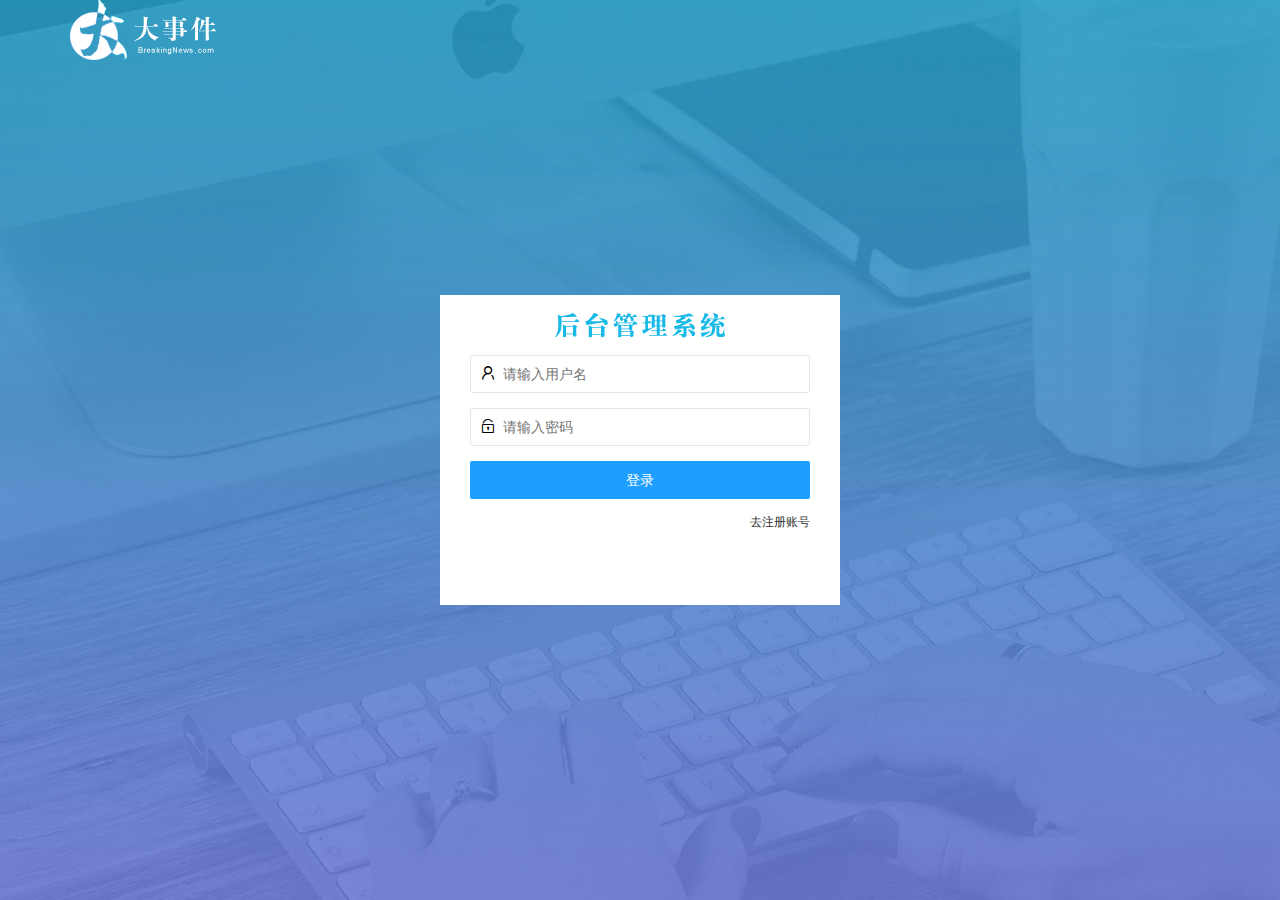
<file: login.html>
<!DOCTYPE html>
<html lang="en">

<head>
  <meta charset="UTF-8" />
  <meta name="viewport" content="width=device-width, initial-scale=1.0" />
  <title>大事件-登录/注册</title>
  <!-- 导入 LayUI 的样式 -->
  <link rel="stylesheet" href="/assets/lib/layui/css/layui.css" />
  <!-- 导入自己的样式表 -->
  <link rel="stylesheet" href="/assets/css/login.css" />
</head>

<body>
  <!-- 头部的 Logo 区域 -->
  <div class="layui-main">
    <img src="/assets/images/logo.png" alt="" />
  </div>

  <!-- 登录注册区域 -->
  <div class="loginAndRegBox">
    <div class="title-box"></div>
    <!-- 登录的div -->
    <div class="login-box">
      <!-- 登录的表单 -->
      <form class="layui-form" id="form_login">
        <!-- 用户名 -->
        <div class="layui-form-item">
          <i class="layui-icon layui-icon-username"></i>
          <input type="text" name="username" required lay-verify="required" placeholder="请输入用户名" autocomplete="off"
            class="layui-input" />
        </div>
        <!-- 密码 -->
        <div class="layui-form-item">
          <i class="layui-icon layui-icon-password"></i>
          <input type="password" name="password" required lay-verify="required|pwd" placeholder="请输入密码"
            autocomplete="off" class="layui-input" />
        </div>
        <!-- 登录按钮 -->
        <div class="layui-form-item">
          <!-- 注意：表单提交按钮和普通按钮的区别，就是 lay-submit 属性 -->
          <button class="layui-btn layui-btn-fluid layui-btn-normal" lay-submit>登录</button>
        </div>
        <div class="layui-form-item links">
          <a href="javascript:;" id="link_reg">去注册账号</a>
        </div>
      </form>
    </div>
    <!-- 注册的div -->
    <div class="reg-box">
      <!-- 注册的表单 -->
      <form class="layui-form" id="form_reg">
        <!-- 用户名 -->
        <div class="layui-form-item">
          <i class="layui-icon layui-icon-username"></i>
          <input type="text" name="username" required lay-verify="required" placeholder="请输入用户名" autocomplete="off"
            class="layui-input" />
        </div>
        <!-- 密码 -->
        <div class="layui-form-item">
          <i class="layui-icon layui-icon-password"></i>
          <input type="password" name="password" required lay-verify="required|pwd" placeholder="请输入密码"
            autocomplete="off" class="layui-input" />
        </div>
        <!-- 密码确认框 -->
        <div class="layui-form-item">
          <i class="layui-icon layui-icon-password"></i>
          <input type="password" name="repassword" required lay-verify="required|pwd|repwd" placeholder="再次确认密码"
            autocomplete="off" class="layui-input" />
        </div>
        <!-- 注册按钮 -->
        <div class="layui-form-item">
          <!-- 注意：表单提交按钮和普通按钮的区别，就是 lay-submit 属性 -->
          <button class="layui-btn layui-btn-fluid layui-btn-normal" lay-submit>注册</button>
        </div>
        <div class="layui-form-item links">
          <a href="javascript:;" id="link_login">去登录</a>
        </div>
      </form>
    </div>
  </div>

  <!-- 导入 Layui 的JS文件 -->
  <script src="/assets/lib/layui/layui.all.js"></script>
  <!-- 导入 JQuery -->
  <script src="/assets/lib/jquery.js"></script>
  <!-- 导入自己封装的 baseAPI.js -->
  <script src="/assets/js/baseAPI.js"></script>
  <!-- 导入自己的 JavaScript 脚本 -->
  <script src="/assets/js/login.js"></script>
</body>

</html>
</file>
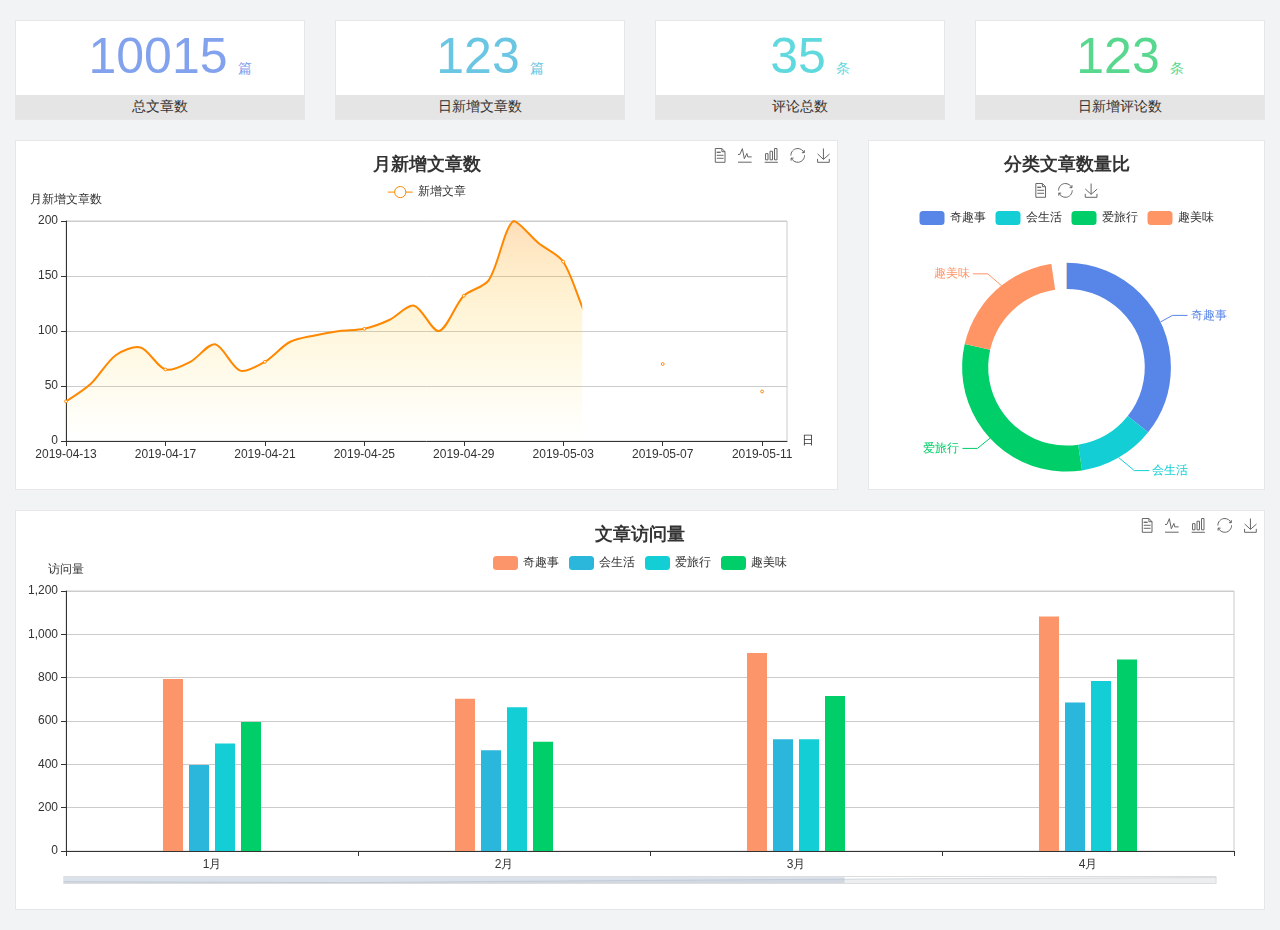
<file: home/dashboard.html>
<!DOCTYPE html>
<html lang="en">

<head>
  <meta charset="UTF-8">
  <meta name="viewport" content="width=device-width, initial-scale=1.0">
  <meta http-equiv="X-UA-Compatible" content="ie=edge">
  <title>图表统计</title>
  <link rel="stylesheet" href="../../assets/lib/bootstrap.css" />
  <link rel="stylesheet" href="../../assets/lib/main.css" />
  <script src="../../assets/lib/jquery.js"></script>
  <script type="text/javascript" src="../../assets/lib/echarts.min.js"></script>
</head>

<body>
  <div class="container-fluid">
    <div class="row spannel_list">
      <div class="col-sm-3 col-xs-6">
        <div class="spannel">
          <em>10015</em><span>篇</span>
          <b>总文章数</b>
        </div>
      </div>
      <div class="col-sm-3 col-xs-6">
        <div class="spannel scolor01">
          <em>123</em><span>篇</span>
          <b>日新增文章数</b>
        </div>
      </div>
      <div class="col-sm-3 col-xs-6">
        <div class="spannel scolor02">
          <em>35</em><span>条</span>
          <b>评论总数</b>
        </div>
      </div>
      <div class="col-sm-3 col-xs-6">
        <div class="spannel scolor03">
          <em>123</em><span>条</span>
          <b>日新增评论数</b>
        </div>
      </div>
    </div>
  </div>

  <div class="container-fluid">
    <div class="row curve-pie">
      <div class="col-lg-8 col-md-8">
        <div class="gragh_pannel" id="curve_show"></div>
      </div>
      <div class="col-lg-4 col-md-4">
        <div class="gragh_pannel" id="pie_show"></div>
      </div>
    </div>
  </div>

  <div class="container-fluid">
    <div class="column_pannel" id="column_show"></div>
  </div>

  <script>
    var oChart = echarts.init(document.getElementById('curve_show'));
    var aList_all = [
      { 'count': 36, 'date': '2019-04-13' },
      { 'count': 52, 'date': '2019-04-14' },
      { 'count': 78, 'date': '2019-04-15' },
      { 'count': 85, 'date': '2019-04-16' },
      { 'count': 65, 'date': '2019-04-17' },
      { 'count': 72, 'date': '2019-04-18' },
      { 'count': 88, 'date': '2019-04-19' },
      { 'count': 64, 'date': '2019-04-20' },
      { 'count': 72, 'date': '2019-04-21' },
      { 'count': 90, 'date': '2019-04-22' },
      { 'count': 96, 'date': '2019-04-23' },
      { 'count': 100, 'date': '2019-04-24' },
      { 'count': 102, 'date': '2019-04-25' },
      { 'count': 110, 'date': '2019-04-26' },
      { 'count': 123, 'date': '2019-04-27' },
      { 'count': 100, 'date': '2019-04-28' },
      { 'count': 132, 'date': '2019-04-29' },
      { 'count': 146, 'date': '2019-04-30' },
      { 'count': 200, 'date': '2019-05-01' },
      { 'count': 180, 'date': '2019-05-02' },
      { 'count': 163, 'date': '2019-05-03' },
      { 'count': 110, 'date': '2019-05-04' },
      { 'count': 80, 'date': '2019-05-05' },
      { 'count': 82, 'date': '2019-05-06' },
      { 'count': 70, 'date': '2019-05-07' },
      { 'count': 65, 'date': '2019-05-08' },
      { 'count': 54, 'date': '2019-05-09' },
      { 'count': 40, 'date': '2019-05-10' },
      { 'count': 45, 'date': '2019-05-11' },
      { 'count': 38, 'date': '2019-05-12' },
    ];

    let aCount = [];
    let aDate = [];

    for (var i = 0; i < aList_all.length; i++) {
      aCount.push(aList_all[i].count);
      aDate.push(aList_all[i].date);
    }

    var chartopt = {
      title: {
        text: '月新增文章数',
        left: 'center',
        top: '10'
      },
      tooltip: {
        trigger: 'axis'
      },
      legend: {
        data: ['新增文章'],
        top: '40'
      },
      toolbox: {
        show: true,
        feature: {
          mark: { show: true },
          dataView: { show: true, readOnly: false },
          magicType: { show: true, type: ['line', 'bar'] },
          restore: { show: true },
          saveAsImage: { show: true }
        }
      },
      calculable: true,
      xAxis: [
        {
          name: '日',
          type: 'category',
          boundaryGap: false,
          data: aDate
        }
      ],
      yAxis: [
        {
          name: '月新增文章数',
          type: 'value'
        }
      ],
      series: [
        {
          name: '新增文章',
          type: 'line',
          smooth: true,
          itemStyle: { normal: { areaStyle: { type: 'default' }, color: '#f80' }, lineStyle: { color: '#f80' } },
          data: aCount
        }],
      areaStyle: {
        normal: {
          color: new echarts.graphic.LinearGradient(0, 0, 0, 1, [{
            offset: 0,
            color: 'rgba(255,136,0,0.39)'
          }, {
            offset: .34,
            color: 'rgba(255,180,0,0.25)'
          }, {
            offset: 1,
            color: 'rgba(255,222,0,0.00)'
          }])

        }
      },
      grid: {
        show: true,
        x: 50,
        x2: 50,
        y: 80,
        height: 220
      }
    };

    oChart.setOption(chartopt);


    var oPie = echarts.init(document.getElementById('pie_show'));
    var oPieopt =
    {
      title: {
        top: 10,
        text: '分类文章数量比',
        x: 'center'
      },
      tooltip: {
        trigger: 'item',
        formatter: "{a} <br/>{b} : {c} ({d}%)"
      },
      color: ['#5885e8', '#13cfd5', '#00ce68', '#ff9565'],
      legend: {
        x: 'center',
        top: 65,
        data: ['奇趣事', '会生活', '爱旅行', '趣美味']
      },
      toolbox: {
        show: true,
        x: 'center',
        top: 35,
        feature: {
          mark: { show: true },
          dataView: { show: true, readOnly: false },
          magicType: {
            show: true,
            type: ['pie', 'funnel'],
            option: {
              funnel: {
                x: '25%',
                width: '50%',
                funnelAlign: 'left',
                max: 1548
              }
            }
          },
          restore: { show: true },
          saveAsImage: { show: true }
        }
      },
      calculable: true,
      series: [
        {
          name: '访问来源',
          type: 'pie',
          radius: ['45%', '60%'],
          center: ['50%', '65%'],
          data: [
            { value: 300, name: '奇趣事' },
            { value: 100, name: '会生活' },
            { value: 260, name: '爱旅行' },
            { value: 180, name: '趣美味' }
          ]
        }
      ]
    };
    oPie.setOption(oPieopt);



    var oColumn = this.echarts.init(document.getElementById('column_show'));
    var oColumnopt =
    {
      title: {
        text: '文章访问量',
        left: 'center',
        top: '10'
      },
      tooltip: {
        trigger: 'axis'
      },
      legend: {
        data: ['奇趣事', '会生活', '爱旅行', '趣美味'],
        top: '40'
      },
      toolbox: {
        show: true,
        feature: {
          mark: { show: true },
          dataView: { show: true, readOnly: false },
          magicType: { show: true, type: ['line', 'bar'] },
          restore: { show: true },
          saveAsImage: { show: true }
        }
      },
      calculable: true,
      xAxis: [
        {
          type: 'category',
          data: ['1月', '2月', '3月', '4月', '5月']
        }
      ],
      yAxis: [
        {
          name: '访问量',
          type: 'value'
        }
      ],
      series: [
        {
          name: '奇趣事',
          type: 'bar',
          barWidth: 20,
          itemStyle: {
            normal: { areaStyle: { type: 'default' }, color: '#fd956a' }
          },
          data: [800, 708, 920, 1090, 1200]
        },
        {
          name: '会生活',
          type: 'bar',
          barWidth: 20,
          itemStyle: {
            normal: { areaStyle: { type: 'default' }, color: '#2bb6db' }
          },
          data: [400, 468, 520, 690, 800]
        },
        {
          name: '爱旅行',
          type: 'bar',
          barWidth: 20,
          itemStyle: {
            normal: { areaStyle: { type: 'default' }, color: '#13cfd5' }
          },
          data: [500, 668, 520, 790, 900]
        },
        {
          name: '趣美味',
          type: 'bar',
          barWidth: 20,
          itemStyle: {
            normal: { areaStyle: { type: 'default' }, color: '#00ce68' }
          },
          data: [600, 508, 720, 890, 1000]
        }
      ],
      grid: {
        show: true,
        x: 50,
        x2: 30,
        y: 80,
        height: 260
      },
      dataZoom: [//给x轴设置滚动条
        {
          start: 0,//默认为0
          end: 100 - 1000 / 31,//默认为100
          type: 'slider',
          show: true,
          xAxisIndex: [0],
          handleSize: 0,//滑动条的 左右2个滑动条的大小
          height: 8,//组件高度
          left: 45, //左边的距离
          right: 50,//右边的距离
          bottom: 26,//右边的距离
          handleColor: '#ddd',//h滑动图标的颜色
          handleStyle: {
            borderColor: "#cacaca",
            borderWidth: "1",
            shadowBlur: 2,
            background: "#ddd",
            shadowColor: "#ddd",
          }
        }]
    };
    oColumn.setOption(oColumnopt);
  </script>
</body>

</html>
</file>
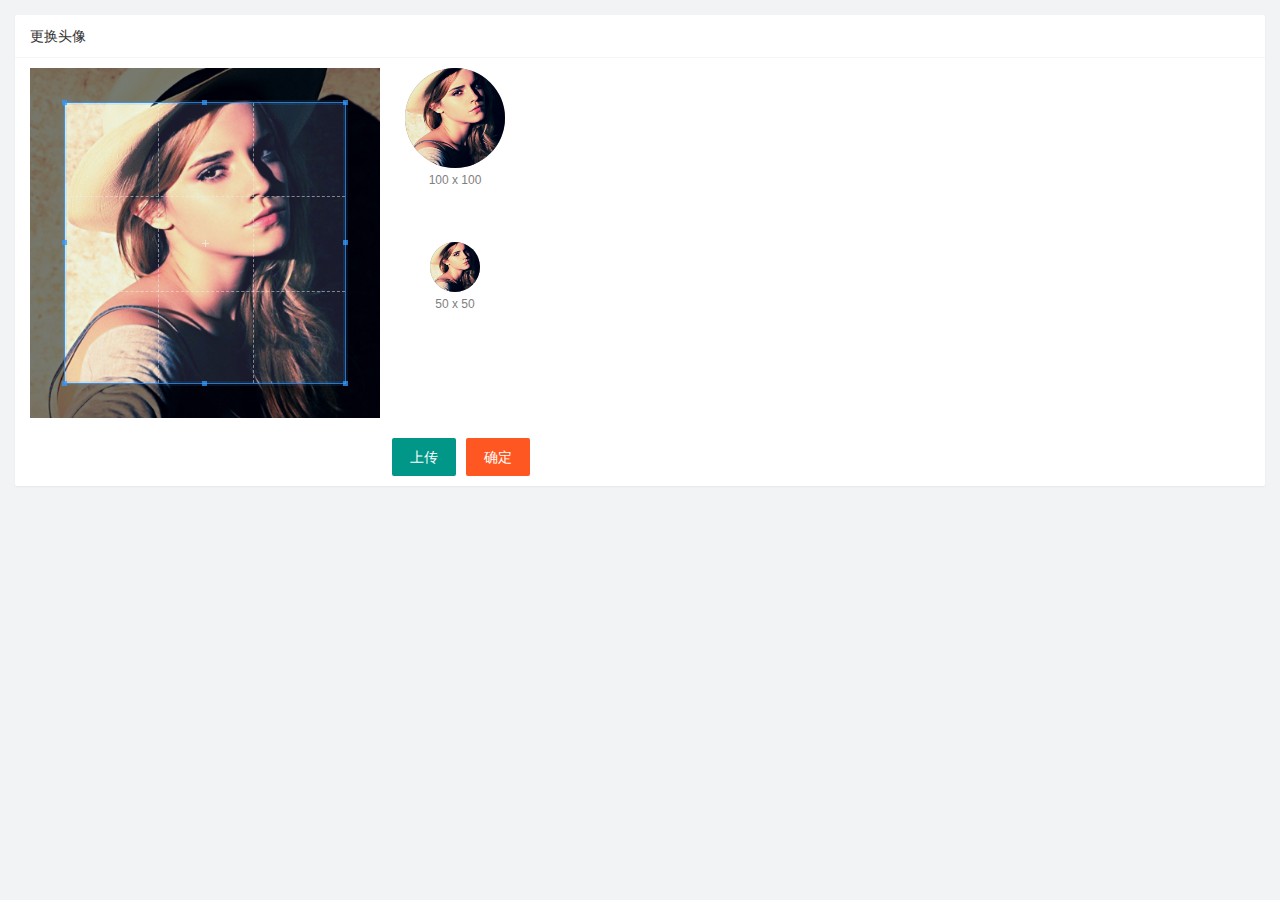
<file: user/user_avatar.html>
<!DOCTYPE html>
<html lang="en">
<head>
    <meta charset="UTF-8">
    <meta name="viewport" content="width=device-width, initial-scale=1.0">
    <title>Document</title>
    <!-- 导入layUI样式表 -->
    <link rel="stylesheet" href="/assets/lib/layui/css/layui.css" />
    <!-- 导入cropper.css样式表 -->
    <link rel="stylesheet" href="/assets/lib/cropper/cropper.css" />
    <!-- 导入自己的样式表 -->
    <link rel="stylesheet" href="/assets/css/user/user_avatar.css" />
</head>
<body>
    <!-- 卡片区域 -->
    <div class="layui-card"> 
        <div class="layui-card-header">更换头像</div> 
        <div class="layui-card-body"> 
            <!-- 第一行的图片裁剪和预览区域 -->
            <div class="row1">
                <!-- 图片裁剪区域 -->
                <div class="cropper-box">
                <!-- 这个 img 标签很重要，将来会把它初始化为裁剪区域 -->
                <img id="image" src="/assets/images/sample.jpg" />
                </div>
                <!-- 图片的预览区域 -->
                <div class="preview-box">
                <div>
                    <!-- 宽高为 100px 的预览区域 -->
                    <div class="img-preview w100"></div>
                    <p class="size">100 x 100</p>
                </div>
                <div>
                    <!-- 宽高为 50px 的预览区域 -->
                    <div class="img-preview w50"></div>
                    <p class="size">50 x 50</p>
                </div>
                </div>
            </div>

            <!-- 第二行的按钮区域 -->
            <div class="row2">
                <input type="file" id="file" accept="image/png,image/jpeg">
                <button type="button" class="layui-btn" id="btnChooseImage">上传</button>
                <button type="button" class="layui-btn layui-btn-danger" id="btnUpload">确定</button>
            </div>
        </div> 
    </div>

    <!-- 导入layUI样式表 -->
    <script src="/assets/lib/layui/layui.all.js"></script>
    <!-- 导入jQuery文件 -->
    <script src="/assets/lib/jquery.js"></script>
    <!-- 导入Cropper.文件 -->
    <script src="/assets/lib/cropper/Cropper.js"></script>
    <!-- 导入jquery-cropper.js文件 -->
    <script src="/assets/lib/cropper/jquery-cropper.js"></script>
    <!-- 导入baseAPI.js文件 -->
    <script src="/assets/js/baseAPI.js"></script>
    <!-- 导入自己的js文件 -->
    <script src="/assets/js/user/user_avatar.js"></script>
</body>
</html>
</file>
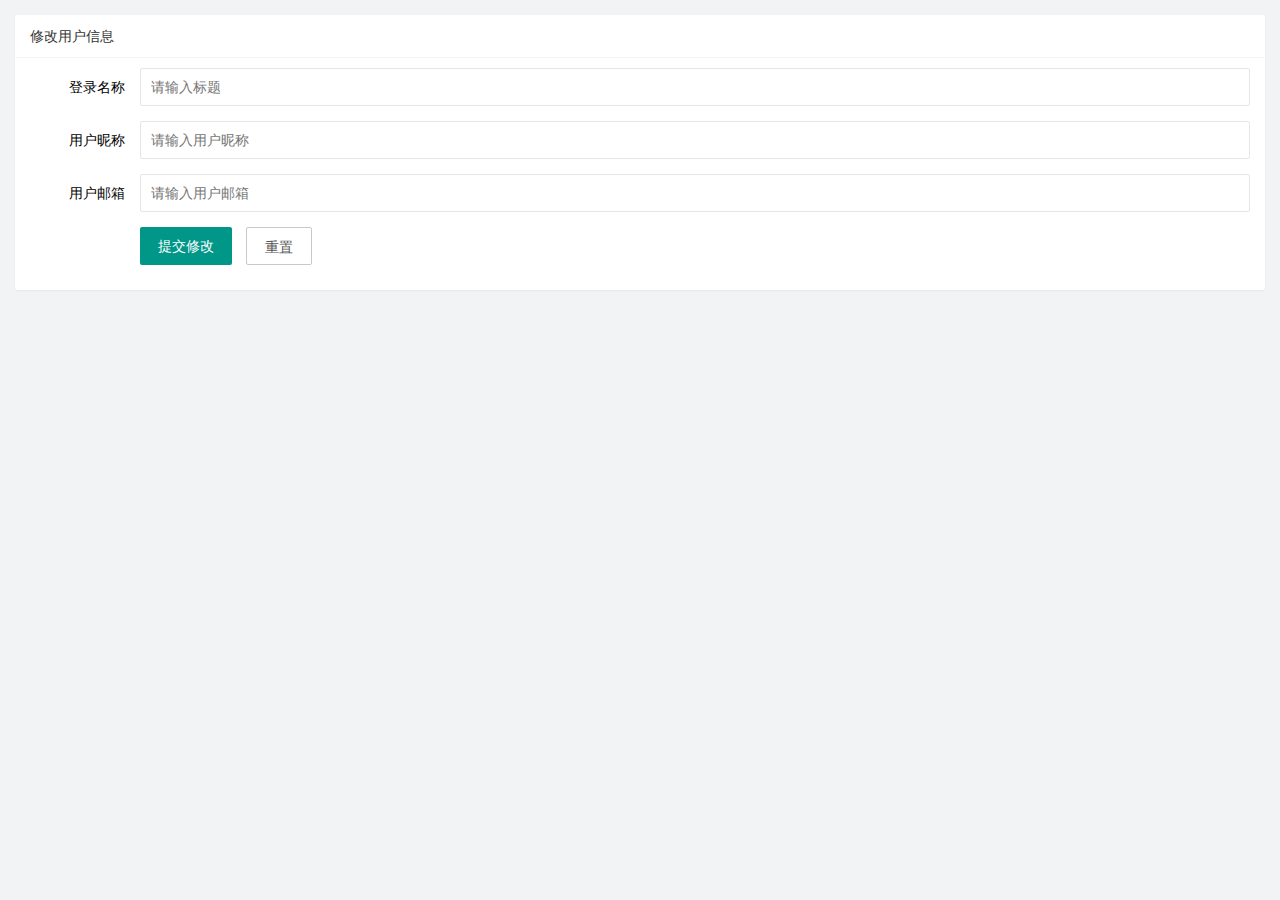
<file: user/user_info.html>
<!DOCTYPE html>
<html lang="en">

<head>
    <meta charset="UTF-8">
    <meta name="viewport" content="width=device-width, initial-scale=1.0">
    <title>Document</title>
    <!-- 导入 layui 的样式 -->
    <link rel="stylesheet" href="/assets/lib/layui/css/layui.css" />
    <!-- 导入自己的CSS样式 -->
    <link rel="stylesheet" href="/assets/css/user/user_info.css" />
</head>

<body>
    <!-- 卡片区域 -->
    <div class="layui-card">
        <div class="layui-card-header">修改用户信息</div>
        <div class="layui-card-body"> 
            <!-- form表单区域 -->
            <form class="layui-form" action="" lay-filter="formUserInfo">
                <!-- 这是隐藏域 -->
                <input type="hidden" name="id" value="" />
                <div class="layui-form-item">
                  <label class="layui-form-label">登录名称</label>
                  <div class="layui-input-block">
                    <input type="text" name="username" required  lay-verify="required" placeholder="请输入标题" autocomplete="off" class="layui-input" readonly />
                  </div>
                </div>
                <div class="layui-form-item">
                    <label class="layui-form-label">用户昵称</label>
                    <div class="layui-input-block">
                      <input type="text" name="nickname" required  lay-verify="required|nickname" placeholder="请输入用户昵称" autocomplete="off" class="layui-input" />
                    </div>
                </div>
                <div class="layui-form-item">
                    <label class="layui-form-label">用户邮箱</label>
                    <div class="layui-input-block">
                      <input type="text" name="email" required  lay-verify="required|email" placeholder="请输入用户邮箱" autocomplete="off" class="layui-input" />
                    </div>
                </div>
                <div class="layui-form-item"> 
                    <div class="layui-input-block"> 
                        <button class="layui-btn" lay-submit lay-filter="formDemo"> 提交修改</button>
                        <button type="reset" class="layui-btn layui-btn-primary" id="btnReset">重置</button> 
                    </div> 
                </div>
            </form>
        </div>
    </div>

    <!-- 导入 layui 的 js -->
    <script src="/assets/lib/layui/layui.all.js"></script> 
    <!-- 导入 jquery -->
    <script src="/assets/lib/jquery.js"></script> 
    <!-- 导入baseAPI.js文件 -->
    <script src="/assets/js/baseAPI.js"></script>
    <!-- 导入自己的 js -->
    <script src="/assets/js/user/user_info.js"></script>
</body>

</html>
</file>
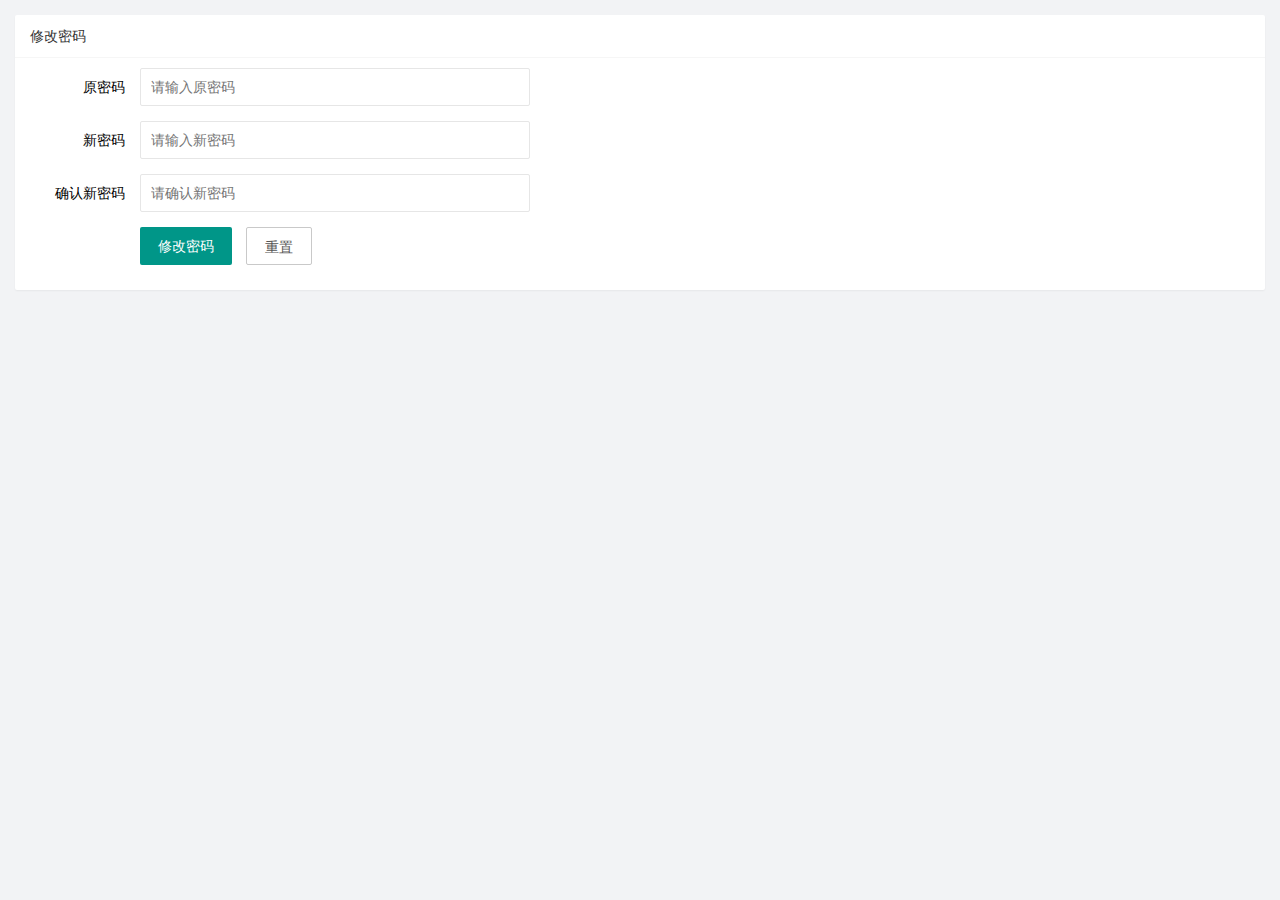
<file: user/user_pwd.html>
<!DOCTYPE html>
<html lang="en">
<head>
    <meta charset="UTF-8">
    <meta name="viewport" content="width=device-width, initial-scale=1.0">
    <title>Document</title>
    <link rel="stylesheet" href="/assets/lib/layui/css/layui.css" /> 
    <link rel="stylesheet" href="/assets/css/user/user_pwd.css" />
</head>
<body>
    <div class="layui-card"> 
        <div class="layui-card-header">修改密码</div> 
        <div class="layui-card-body"> 
            <form class="layui-form">
                <div class="layui-form-item"> 
                    <label class="layui-form-label">原密码</label> 
                    <div class="layui-input-block"> 
                        <input type="password" name="oldPwd" required lay-verify="required|pwd" placeholder="请输入原密码" autocomplete="off" class="layui-input" /> 
                    </div> 
                </div>
                <div class="layui-form-item"> 
                    <label class="layui-form-label">新密码</label> 
                    <div class="layui-input-block"> 
                        <input type="password" name="newPwd" required lay-verify="required|pwd|samePwd" placeholder="请输入新密码" autocomplete="off" class="layui-input" /> 
                    </div> 
                </div>
                <div class="layui-form-item"> 
                    <label class="layui-form-label">确认新密码</label> 
                    <div class="layui-input-block"> 
                        <input type="password" name="rePwd" required lay-verify="required|pwd|rePwd" placeholder="请确认新密码" autocomplete="off" class="layui-input" /> 
                    </div> 
                </div>
                <div class="layui-form-item"> 
                    <div class="layui-input-block"> 
                        <button class="layui-btn" lay-submit lay-filter="formDemo"> 修改密码</button>
                        <button type="reset" class="layui-btn layui-btn-primary">重置</button> 
                    </div> 
                </div>
            </form>
        </div>
    </div>

    <!-- 导入 layui 的 js -->
    <script src="/assets/lib/layui/layui.all.js"></script> 
    <!-- 导入 jQuery -->
    <script src="/assets/lib/jquery.js"></script> 
    <!-- 导入 baseAPI -->
    <script src="/assets/js/baseAPI.js"></script> 
    <!-- 导入自己的 js -->
    <script src="/assets/js/user/user_pwd.js"></script>
</body>
</html>
</file>
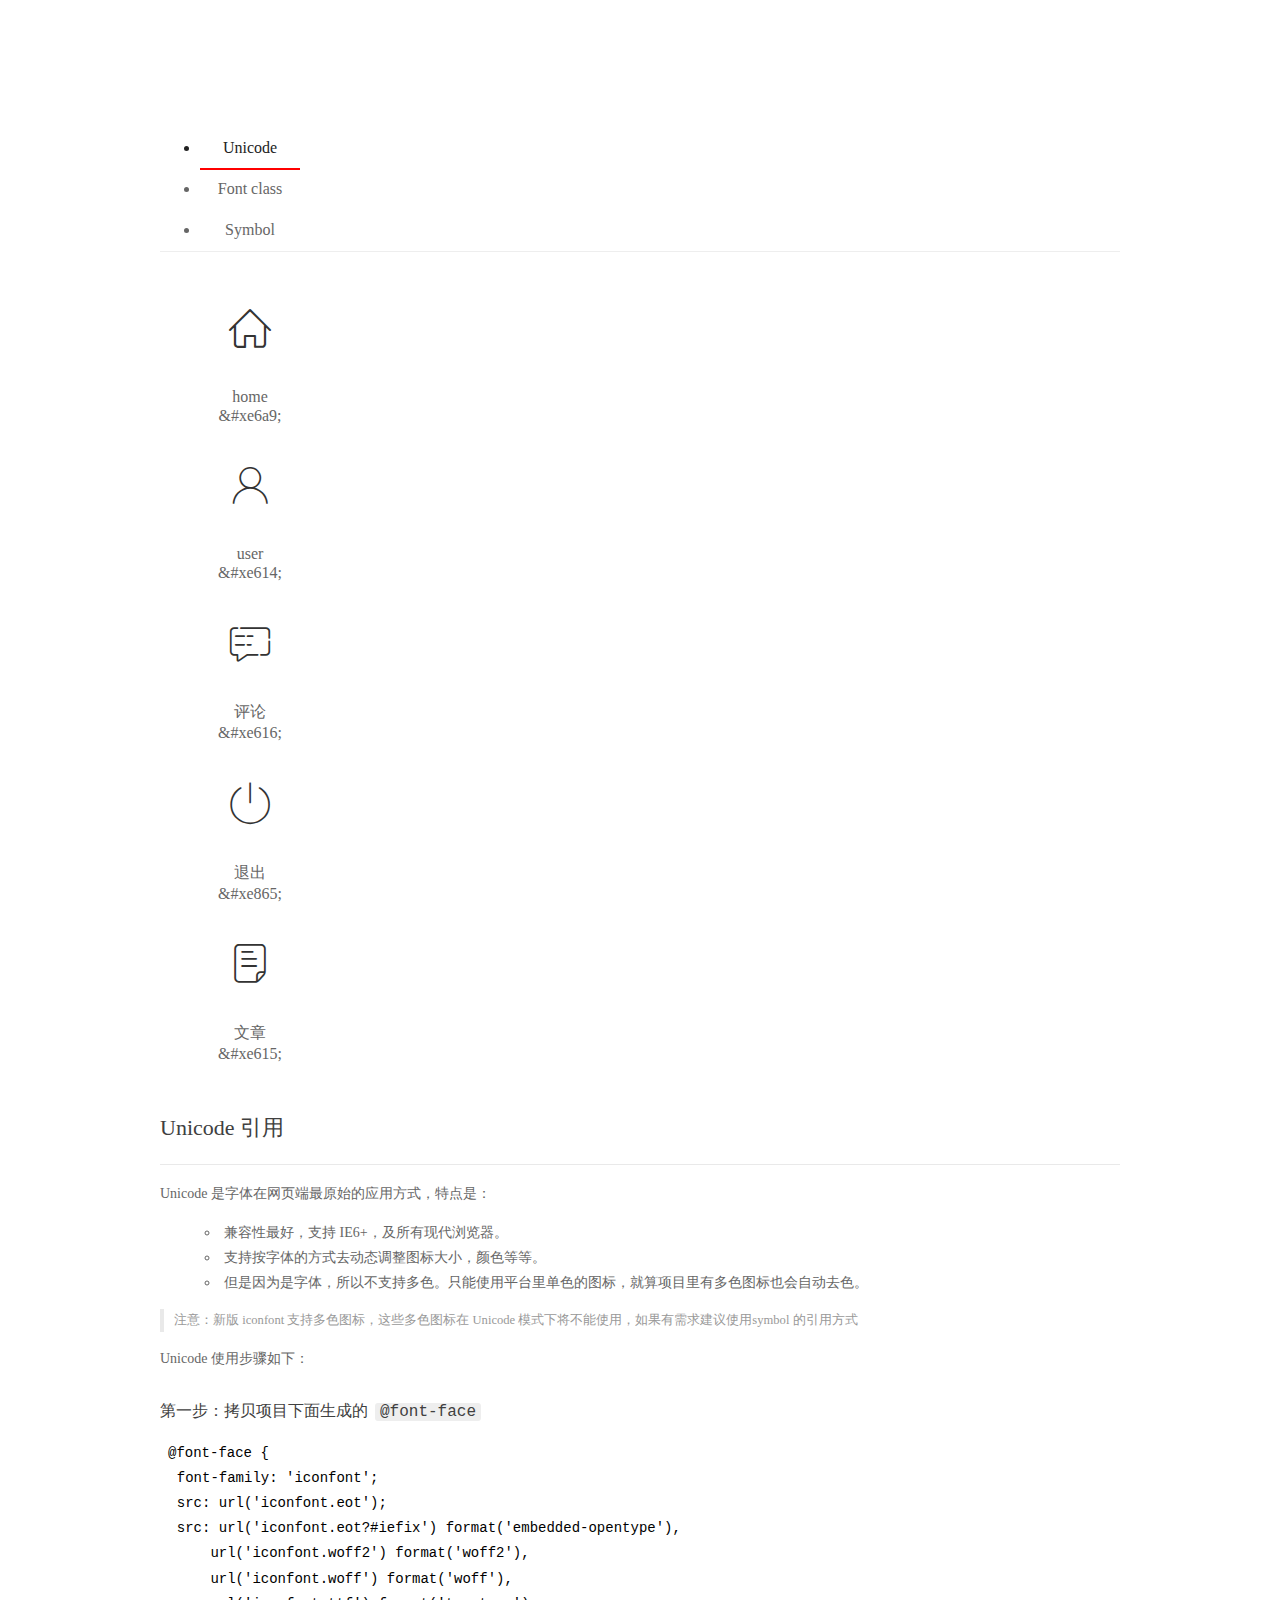
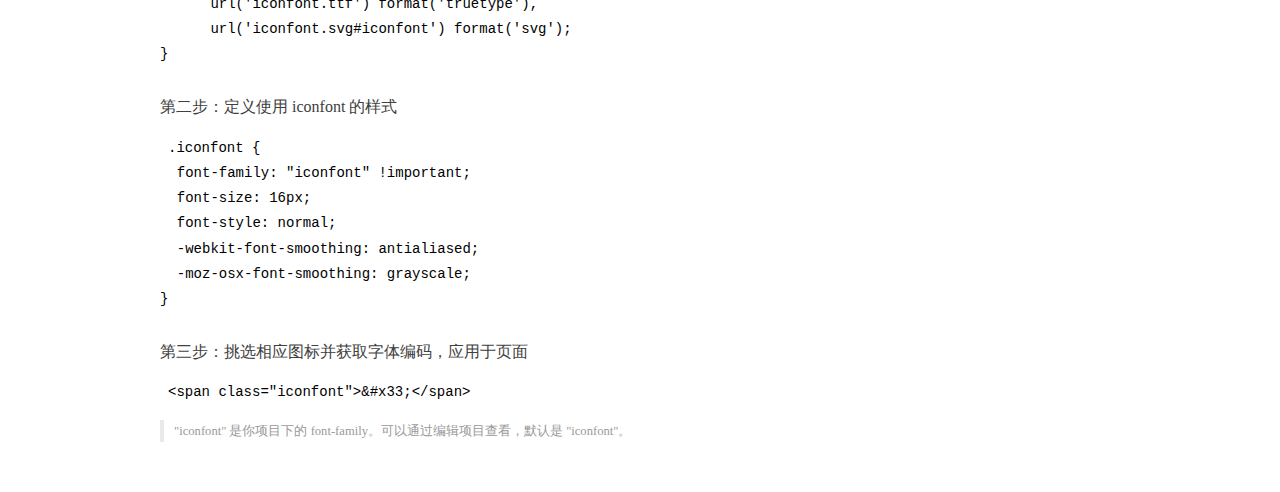
<file: assets/fonts/demo_index.html>
<!DOCTYPE html>
<html>
<head>
  <meta charset="utf-8"/>
  <title>IconFont Demo</title>
  <link rel="shortcut icon" href="https://gtms04.alicdn.com/tps/i4/TB1_oz6GVXXXXaFXpXXJDFnIXXX-64-64.ico" type="image/x-icon"/>
  <link rel="stylesheet" href="https://g.alicdn.com/thx/cube/1.3.2/cube.min.css">
  <link rel="stylesheet" href="demo.css">
  <link rel="stylesheet" href="iconfont.css">
  <script src="iconfont.js"></script>
  <!-- jQuery -->
  <script src="https://a1.alicdn.com/oss/uploads/2018/12/26/7bfddb60-08e8-11e9-9b04-53e73bb6408b.js"></script>
  <!-- 代码高亮 -->
  <script src="https://a1.alicdn.com/oss/uploads/2018/12/26/a3f714d0-08e6-11e9-8a15-ebf944d7534c.js"></script>
</head>
<body>
  <div class="main">
    <h1 class="logo"><a href="https://www.iconfont.cn/" title="iconfont 首页" target="_blank">&#xe86b;</a></h1>
    <div class="nav-tabs">
      <ul id="tabs" class="dib-box">
        <li class="dib active"><span>Unicode</span></li>
        <li class="dib"><span>Font class</span></li>
        <li class="dib"><span>Symbol</span></li>
      </ul>
      
    </div>
    <div class="tab-container">
      <div class="content unicode" style="display: block;">
          <ul class="icon_lists dib-box">
          
            <li class="dib">
              <span class="icon iconfont">&#xe6a9;</span>
                <div class="name">home</div>
                <div class="code-name">&amp;#xe6a9;</div>
              </li>
          
            <li class="dib">
              <span class="icon iconfont">&#xe614;</span>
                <div class="name">user</div>
                <div class="code-name">&amp;#xe614;</div>
              </li>
          
            <li class="dib">
              <span class="icon iconfont">&#xe616;</span>
                <div class="name">评论</div>
                <div class="code-name">&amp;#xe616;</div>
              </li>
          
            <li class="dib">
              <span class="icon iconfont">&#xe865;</span>
                <div class="name">退出</div>
                <div class="code-name">&amp;#xe865;</div>
              </li>
          
            <li class="dib">
              <span class="icon iconfont">&#xe615;</span>
                <div class="name">文章</div>
                <div class="code-name">&amp;#xe615;</div>
              </li>
          
          </ul>
          <div class="article markdown">
          <h2 id="unicode-">Unicode 引用</h2>
          <hr>

          <p>Unicode 是字体在网页端最原始的应用方式，特点是：</p>
          <ul>
            <li>兼容性最好，支持 IE6+，及所有现代浏览器。</li>
            <li>支持按字体的方式去动态调整图标大小，颜色等等。</li>
            <li>但是因为是字体，所以不支持多色。只能使用平台里单色的图标，就算项目里有多色图标也会自动去色。</li>
          </ul>
          <blockquote>
            <p>注意：新版 iconfont 支持多色图标，这些多色图标在 Unicode 模式下将不能使用，如果有需求建议使用symbol 的引用方式</p>
          </blockquote>
          <p>Unicode 使用步骤如下：</p>
          <h3 id="-font-face">第一步：拷贝项目下面生成的 <code>@font-face</code></h3>
<pre><code class="language-css"
>@font-face {
  font-family: 'iconfont';
  src: url('iconfont.eot');
  src: url('iconfont.eot?#iefix') format('embedded-opentype'),
      url('iconfont.woff2') format('woff2'),
      url('iconfont.woff') format('woff'),
      url('iconfont.ttf') format('truetype'),
      url('iconfont.svg#iconfont') format('svg');
}
</code></pre>
          <h3 id="-iconfont-">第二步：定义使用 iconfont 的样式</h3>
<pre><code class="language-css"
>.iconfont {
  font-family: "iconfont" !important;
  font-size: 16px;
  font-style: normal;
  -webkit-font-smoothing: antialiased;
  -moz-osx-font-smoothing: grayscale;
}
</code></pre>
          <h3 id="-">第三步：挑选相应图标并获取字体编码，应用于页面</h3>
<pre>
<code class="language-html"
>&lt;span class="iconfont"&gt;&amp;#x33;&lt;/span&gt;
</code></pre>
          <blockquote>
            <p>"iconfont" 是你项目下的 font-family。可以通过编辑项目查看，默认是 "iconfont"。</p>
          </blockquote>
          </div>
      </div>
      <div class="content font-class">
        <ul class="icon_lists dib-box">
          
          <li class="dib">
            <span class="icon iconfont icon-home"></span>
            <div class="name">
              home
            </div>
            <div class="code-name">.icon-home
            </div>
          </li>
          
          <li class="dib">
            <span class="icon iconfont icon-user"></span>
            <div class="name">
              user
            </div>
            <div class="code-name">.icon-user
            </div>
          </li>
          
          <li class="dib">
            <span class="icon iconfont icon-pinglun"></span>
            <div class="name">
              评论
            </div>
            <div class="code-name">.icon-pinglun
            </div>
          </li>
          
          <li class="dib">
            <span class="icon iconfont icon-tuichu"></span>
            <div class="name">
              退出
            </div>
            <div class="code-name">.icon-tuichu
            </div>
          </li>
          
          <li class="dib">
            <span class="icon iconfont icon-16"></span>
            <div class="name">
              文章
            </div>
            <div class="code-name">.icon-16
            </div>
          </li>
          
        </ul>
        <div class="article markdown">
        <h2 id="font-class-">font-class 引用</h2>
        <hr>

        <p>font-class 是 Unicode 使用方式的一种变种，主要是解决 Unicode 书写不直观，语意不明确的问题。</p>
        <p>与 Unicode 使用方式相比，具有如下特点：</p>
        <ul>
          <li>兼容性良好，支持 IE8+，及所有现代浏览器。</li>
          <li>相比于 Unicode 语意明确，书写更直观。可以很容易分辨这个 icon 是什么。</li>
          <li>因为使用 class 来定义图标，所以当要替换图标时，只需要修改 class 里面的 Unicode 引用。</li>
          <li>不过因为本质上还是使用的字体，所以多色图标还是不支持的。</li>
        </ul>
        <p>使用步骤如下：</p>
        <h3 id="-fontclass-">第一步：引入项目下面生成的 fontclass 代码：</h3>
<pre><code class="language-html">&lt;link rel="stylesheet" href="./iconfont.css"&gt;
</code></pre>
        <h3 id="-">第二步：挑选相应图标并获取类名，应用于页面：</h3>
<pre><code class="language-html">&lt;span class="iconfont icon-xxx"&gt;&lt;/span&gt;
</code></pre>
        <blockquote>
          <p>"
            iconfont" 是你项目下的 font-family。可以通过编辑项目查看，默认是 "iconfont"。</p>
        </blockquote>
      </div>
      </div>
      <div class="content symbol">
          <ul class="icon_lists dib-box">
          
            <li class="dib">
                <svg class="icon svg-icon" aria-hidden="true">
                  <use xlink:href="#icon-home"></use>
                </svg>
                <div class="name">home</div>
                <div class="code-name">#icon-home</div>
            </li>
          
            <li class="dib">
                <svg class="icon svg-icon" aria-hidden="true">
                  <use xlink:href="#icon-user"></use>
                </svg>
                <div class="name">user</div>
                <div class="code-name">#icon-user</div>
            </li>
          
            <li class="dib">
                <svg class="icon svg-icon" aria-hidden="true">
                  <use xlink:href="#icon-pinglun"></use>
                </svg>
                <div class="name">评论</div>
                <div class="code-name">#icon-pinglun</div>
            </li>
          
            <li class="dib">
                <svg class="icon svg-icon" aria-hidden="true">
                  <use xlink:href="#icon-tuichu"></use>
                </svg>
                <div class="name">退出</div>
                <div class="code-name">#icon-tuichu</div>
            </li>
          
            <li class="dib">
                <svg class="icon svg-icon" aria-hidden="true">
                  <use xlink:href="#icon-16"></use>
                </svg>
                <div class="name">文章</div>
                <div class="code-name">#icon-16</div>
            </li>
          
          </ul>
          <div class="article markdown">
          <h2 id="symbol-">Symbol 引用</h2>
          <hr>

          <p>这是一种全新的使用方式，应该说这才是未来的主流，也是平台目前推荐的用法。相关介绍可以参考这篇<a href="">文章</a>
            这种用法其实是做了一个 SVG 的集合，与另外两种相比具有如下特点：</p>
          <ul>
            <li>支持多色图标了，不再受单色限制。</li>
            <li>通过一些技巧，支持像字体那样，通过 <code>font-size</code>, <code>color</code> 来调整样式。</li>
            <li>兼容性较差，支持 IE9+，及现代浏览器。</li>
            <li>浏览器渲染 SVG 的性能一般，还不如 png。</li>
          </ul>
          <p>使用步骤如下：</p>
          <h3 id="-symbol-">第一步：引入项目下面生成的 symbol 代码：</h3>
<pre><code class="language-html">&lt;script src="./iconfont.js"&gt;&lt;/script&gt;
</code></pre>
          <h3 id="-css-">第二步：加入通用 CSS 代码（引入一次就行）：</h3>
<pre><code class="language-html">&lt;style&gt;
.icon {
  width: 1em;
  height: 1em;
  vertical-align: -0.15em;
  fill: currentColor;
  overflow: hidden;
}
&lt;/style&gt;
</code></pre>
          <h3 id="-">第三步：挑选相应图标并获取类名，应用于页面：</h3>
<pre><code class="language-html">&lt;svg class="icon" aria-hidden="true"&gt;
  &lt;use xlink:href="#icon-xxx"&gt;&lt;/use&gt;
&lt;/svg&gt;
</code></pre>
          </div>
      </div>

    </div>
  </div>
  <script>
  $(document).ready(function () {
      $('.tab-container .content:first').show()

      $('#tabs li').click(function (e) {
        var tabContent = $('.tab-container .content')
        var index = $(this).index()

        if ($(this).hasClass('active')) {
          return
        } else {
          $('#tabs li').removeClass('active')
          $(this).addClass('active')

          tabContent.hide().eq(index).fadeIn()
        }
      })
    })
  </script>
</body>
</html>
</file>
<file: assets/lib/layui/css/layui.css>
/** layui-v2.5.5 MIT License By https://www.layui.com */
 .layui-inline,img{display:inline-block;vertical-align:middle}h1,h2,h3,h4,h5,h6{font-weight:400}.layui-edge,.layui-header,.layui-inline,.layui-main{position:relative}.layui-body,.layui-edge,.layui-elip{overflow:hidden}.layui-btn,.layui-edge,.layui-inline,img{vertical-align:middle}.layui-btn,.layui-disabled,.layui-icon,.layui-unselect{-moz-user-select:none;-webkit-user-select:none;-ms-user-select:none}.layui-elip,.layui-form-checkbox span,.layui-form-pane .layui-form-label{text-overflow:ellipsis;white-space:nowrap}.layui-breadcrumb,.layui-tree-btnGroup{visibility:hidden}blockquote,body,button,dd,div,dl,dt,form,h1,h2,h3,h4,h5,h6,input,li,ol,p,pre,td,textarea,th,ul{margin:0;padding:0;-webkit-tap-highlight-color:rgba(0,0,0,0)}a:active,a:hover{outline:0}img{border:none}li{list-style:none}table{border-collapse:collapse;border-spacing:0}h4,h5,h6{font-size:100%}button,input,optgroup,option,select,textarea{font-family:inherit;font-size:inherit;font-style:inherit;font-weight:inherit;outline:0}pre{white-space:pre-wrap;white-space:-moz-pre-wrap;white-space:-pre-wrap;white-space:-o-pre-wrap;word-wrap:break-word}body{line-height:24px;font:14px Helvetica Neue,Helvetica,PingFang SC,Tahoma,Arial,sans-serif}hr{height:1px;margin:10px 0;border:0;clear:both}a{color:#333;text-decoration:none}a:hover{color:#777}a cite{font-style:normal;*cursor:pointer}.layui-border-box,.layui-border-box *{box-sizing:border-box}.layui-box,.layui-box *{box-sizing:content-box}.layui-clear{clear:both;*zoom:1}.layui-clear:after{content:'\20';clear:both;*zoom:1;display:block;height:0}.layui-inline{*display:inline;*zoom:1}.layui-edge{display:inline-block;width:0;height:0;border-width:6px;border-style:dashed;border-color:transparent}.layui-edge-top{top:-4px;border-bottom-color:#999;border-bottom-style:solid}.layui-edge-right{border-left-color:#999;border-left-style:solid}.layui-edge-bottom{top:2px;border-top-color:#999;border-top-style:solid}.layui-edge-left{border-right-color:#999;border-right-style:solid}.layui-disabled,.layui-disabled:hover{color:#d2d2d2!important;cursor:not-allowed!important}.layui-circle{border-radius:100%}.layui-show{display:block!important}.layui-hide{display:none!important}@font-face{font-family:layui-icon;src:url(../font/iconfont.eot?v=250);src:url(../font/iconfont.eot?v=250#iefix) format('embedded-opentype'),url(../font/iconfont.woff2?v=250) format('woff2'),url(../font/iconfont.woff?v=250) format('woff'),url(../font/iconfont.ttf?v=250) format('truetype'),url(../font/iconfont.svg?v=250#layui-icon) format('svg')}.layui-icon{font-family:layui-icon!important;font-size:16px;font-style:normal;-webkit-font-smoothing:antialiased;-moz-osx-font-smoothing:grayscale}.layui-icon-reply-fill:before{content:"\e611"}.layui-icon-set-fill:before{content:"\e614"}.layui-icon-menu-fill:before{content:"\e60f"}.layui-icon-search:before{content:"\e615"}.layui-icon-share:before{content:"\e641"}.layui-icon-set-sm:before{content:"\e620"}.layui-icon-engine:before{content:"\e628"}.layui-icon-close:before{content:"\1006"}.layui-icon-close-fill:before{content:"\1007"}.layui-icon-chart-screen:before{content:"\e629"}.layui-icon-star:before{content:"\e600"}.layui-icon-circle-dot:before{content:"\e617"}.layui-icon-chat:before{content:"\e606"}.layui-icon-release:before{content:"\e609"}.layui-icon-list:before{content:"\e60a"}.layui-icon-chart:before{content:"\e62c"}.layui-icon-ok-circle:before{content:"\1005"}.layui-icon-layim-theme:before{content:"\e61b"}.layui-icon-table:before{content:"\e62d"}.layui-icon-right:before{content:"\e602"}.layui-icon-left:before{content:"\e603"}.layui-icon-cart-simple:before{content:"\e698"}.layui-icon-face-cry:before{content:"\e69c"}.layui-icon-face-smile:before{content:"\e6af"}.layui-icon-survey:before{content:"\e6b2"}.layui-icon-tree:before{content:"\e62e"}.layui-icon-upload-circle:before{content:"\e62f"}.layui-icon-add-circle:before{content:"\e61f"}.layui-icon-download-circle:before{content:"\e601"}.layui-icon-templeate-1:before{content:"\e630"}.layui-icon-util:before{content:"\e631"}.layui-icon-face-surprised:before{content:"\e664"}.layui-icon-edit:before{content:"\e642"}.layui-icon-speaker:before{content:"\e645"}.layui-icon-down:before{content:"\e61a"}.layui-icon-file:before{content:"\e621"}.layui-icon-layouts:before{content:"\e632"}.layui-icon-rate-half:before{content:"\e6c9"}.layui-icon-add-circle-fine:before{content:"\e608"}.layui-icon-prev-circle:before{content:"\e633"}.layui-icon-read:before{content:"\e705"}.layui-icon-404:before{content:"\e61c"}.layui-icon-carousel:before{content:"\e634"}.layui-icon-help:before{content:"\e607"}.layui-icon-code-circle:before{content:"\e635"}.layui-icon-water:before{content:"\e636"}.layui-icon-username:before{content:"\e66f"}.layui-icon-find-fill:before{content:"\e670"}.layui-icon-about:before{content:"\e60b"}.layui-icon-location:before{content:"\e715"}.layui-icon-up:before{content:"\e619"}.layui-icon-pause:before{content:"\e651"}.layui-icon-date:before{content:"\e637"}.layui-icon-layim-uploadfile:before{content:"\e61d"}.layui-icon-delete:before{content:"\e640"}.layui-icon-play:before{content:"\e652"}.layui-icon-top:before{content:"\e604"}.layui-icon-friends:before{content:"\e612"}.layui-icon-refresh-3:before{content:"\e9aa"}.layui-icon-ok:before{content:"\e605"}.layui-icon-layer:before{content:"\e638"}.layui-icon-face-smile-fine:before{content:"\e60c"}.layui-icon-dollar:before{content:"\e659"}.layui-icon-group:before{content:"\e613"}.layui-icon-layim-download:before{content:"\e61e"}.layui-icon-picture-fine:before{content:"\e60d"}.layui-icon-link:before{content:"\e64c"}.layui-icon-diamond:before{content:"\e735"}.layui-icon-log:before{content:"\e60e"}.layui-icon-rate-solid:before{content:"\e67a"}.layui-icon-fonts-del:before{content:"\e64f"}.layui-icon-unlink:before{content:"\e64d"}.layui-icon-fonts-clear:before{content:"\e639"}.layui-icon-triangle-r:before{content:"\e623"}.layui-icon-circle:before{content:"\e63f"}.layui-icon-radio:before{content:"\e643"}.layui-icon-align-center:before{content:"\e647"}.layui-icon-align-right:before{content:"\e648"}.layui-icon-align-left:before{content:"\e649"}.layui-icon-loading-1:before{content:"\e63e"}.layui-icon-return:before{content:"\e65c"}.layui-icon-fonts-strong:before{content:"\e62b"}.layui-icon-upload:before{content:"\e67c"}.layui-icon-dialogue:before{content:"\e63a"}.layui-icon-video:before{content:"\e6ed"}.layui-icon-headset:before{content:"\e6fc"}.layui-icon-cellphone-fine:before{content:"\e63b"}.layui-icon-add-1:before{content:"\e654"}.layui-icon-face-smile-b:before{content:"\e650"}.layui-icon-fonts-html:before{content:"\e64b"}.layui-icon-form:before{content:"\e63c"}.layui-icon-cart:before{content:"\e657"}.layui-icon-camera-fill:before{content:"\e65d"}.layui-icon-tabs:before{content:"\e62a"}.layui-icon-fonts-code:before{content:"\e64e"}.layui-icon-fire:before{content:"\e756"}.layui-icon-set:before{content:"\e716"}.layui-icon-fonts-u:before{content:"\e646"}.layui-icon-triangle-d:before{content:"\e625"}.layui-icon-tips:before{content:"\e702"}.layui-icon-picture:before{content:"\e64a"}.layui-icon-more-vertical:before{content:"\e671"}.layui-icon-flag:before{content:"\e66c"}.layui-icon-loading:before{content:"\e63d"}.layui-icon-fonts-i:before{content:"\e644"}.layui-icon-refresh-1:before{content:"\e666"}.layui-icon-rmb:before{content:"\e65e"}.layui-icon-home:before{content:"\e68e"}.layui-icon-user:before{content:"\e770"}.layui-icon-notice:before{content:"\e667"}.layui-icon-login-weibo:before{content:"\e675"}.layui-icon-voice:before{content:"\e688"}.layui-icon-upload-drag:before{content:"\e681"}.layui-icon-login-qq:before{content:"\e676"}.layui-icon-snowflake:before{content:"\e6b1"}.layui-icon-file-b:before{content:"\e655"}.layui-icon-template:before{content:"\e663"}.layui-icon-auz:before{content:"\e672"}.layui-icon-console:before{content:"\e665"}.layui-icon-app:before{content:"\e653"}.layui-icon-prev:before{content:"\e65a"}.layui-icon-website:before{content:"\e7ae"}.layui-icon-next:before{content:"\e65b"}.layui-icon-component:before{content:"\e857"}.layui-icon-more:before{content:"\e65f"}.layui-icon-login-wechat:before{content:"\e677"}.layui-icon-shrink-right:before{content:"\e668"}.layui-icon-spread-left:before{content:"\e66b"}.layui-icon-camera:before{content:"\e660"}.layui-icon-note:before{content:"\e66e"}.layui-icon-refresh:before{content:"\e669"}.layui-icon-female:before{content:"\e661"}.layui-icon-male:before{content:"\e662"}.layui-icon-password:before{content:"\e673"}.layui-icon-senior:before{content:"\e674"}.layui-icon-theme:before{content:"\e66a"}.layui-icon-tread:before{content:"\e6c5"}.layui-icon-praise:before{content:"\e6c6"}.layui-icon-star-fill:before{content:"\e658"}.layui-icon-rate:before{content:"\e67b"}.layui-icon-template-1:before{content:"\e656"}.layui-icon-vercode:before{content:"\e679"}.layui-icon-cellphone:before{content:"\e678"}.layui-icon-screen-full:before{content:"\e622"}.layui-icon-screen-restore:before{content:"\e758"}.layui-icon-cols:before{content:"\e610"}.layui-icon-export:before{content:"\e67d"}.layui-icon-print:before{content:"\e66d"}.layui-icon-slider:before{content:"\e714"}.layui-icon-addition:before{content:"\e624"}.layui-icon-subtraction:before{content:"\e67e"}.layui-icon-service:before{content:"\e626"}.layui-icon-transfer:before{content:"\e691"}.layui-main{width:1140px;margin:0 auto}.layui-header{z-index:1000;height:60px}.layui-header a:hover{transition:all .5s;-webkit-transition:all .5s}.layui-side{position:fixed;left:0;top:0;bottom:0;z-index:999;width:200px;overflow-x:hidden}.layui-side-scroll{position:relative;width:220px;height:100%;overflow-x:hidden}.layui-body{position:absolute;left:200px;right:0;top:0;bottom:0;z-index:998;width:auto;overflow-y:auto;box-sizing:border-box}.layui-layout-body{overflow:hidden}.layui-layout-admin .layui-header{background-color:#23262E}.layui-layout-admin .layui-side{top:60px;width:200px;overflow-x:hidden}.layui-layout-admin .layui-body{position:fixed;top:60px;bottom:44px}.layui-layout-admin .layui-main{width:auto;margin:0 15px}.layui-layout-admin .layui-footer{position:fixed;left:200px;right:0;bottom:0;height:44px;line-height:44px;padding:0 15px;background-color:#eee}.layui-layout-admin .layui-logo{position:absolute;left:0;top:0;width:200px;height:100%;line-height:60px;text-align:center;color:#009688;font-size:16px}.layui-layout-admin .layui-header .layui-nav{background:0 0}.layui-layout-left{position:absolute!important;left:200px;top:0}.layui-layout-right{position:absolute!important;right:0;top:0}.layui-container{position:relative;margin:0 auto;padding:0 15px;box-sizing:border-box}.layui-fluid{position:relative;margin:0 auto;padding:0 15px}.layui-row:after,.layui-row:before{content:'';display:block;clear:both}.layui-col-lg1,.layui-col-lg10,.layui-col-lg11,.layui-col-lg12,.layui-col-lg2,.layui-col-lg3,.layui-col-lg4,.layui-col-lg5,.layui-col-lg6,.layui-col-lg7,.layui-col-lg8,.layui-col-lg9,.layui-col-md1,.layui-col-md10,.layui-col-md11,.layui-col-md12,.layui-col-md2,.layui-col-md3,.layui-col-md4,.layui-col-md5,.layui-col-md6,.layui-col-md7,.layui-col-md8,.layui-col-md9,.layui-col-sm1,.layui-col-sm10,.layui-col-sm11,.layui-col-sm12,.layui-col-sm2,.layui-col-sm3,.layui-col-sm4,.layui-col-sm5,.layui-col-sm6,.layui-col-sm7,.layui-col-sm8,.layui-col-sm9,.layui-col-xs1,.layui-col-xs10,.layui-col-xs11,.layui-col-xs12,.layui-col-xs2,.layui-col-xs3,.layui-col-xs4,.layui-col-xs5,.layui-col-xs6,.layui-col-xs7,.layui-col-xs8,.layui-col-xs9{position:relative;display:block;box-sizing:border-box}.layui-col-xs1,.layui-col-xs10,.layui-col-xs11,.layui-col-xs12,.layui-col-xs2,.layui-col-xs3,.layui-col-xs4,.layui-col-xs5,.layui-col-xs6,.layui-col-xs7,.layui-col-xs8,.layui-col-xs9{float:left}.layui-col-xs1{width:8.33333333%}.layui-col-xs2{width:16.66666667%}.layui-col-xs3{width:25%}.layui-col-xs4{width:33.33333333%}.layui-col-xs5{width:41.66666667%}.layui-col-xs6{width:50%}.layui-col-xs7{width:58.33333333%}.layui-col-xs8{width:66.66666667%}.layui-col-xs9{width:75%}.layui-col-xs10{width:83.33333333%}.layui-col-xs11{width:91.66666667%}.layui-col-xs12{width:100%}.layui-col-xs-offset1{margin-left:8.33333333%}.layui-col-xs-offset2{margin-left:16.66666667%}.layui-col-xs-offset3{margin-left:25%}.layui-col-xs-offset4{margin-left:33.33333333%}.layui-col-xs-offset5{margin-left:41.66666667%}.layui-col-xs-offset6{margin-left:50%}.layui-col-xs-offset7{margin-left:58.33333333%}.layui-col-xs-offset8{margin-left:66.66666667%}.layui-col-xs-offset9{margin-left:75%}.layui-col-xs-offset10{margin-left:83.33333333%}.layui-col-xs-offset11{margin-left:91.66666667%}.layui-col-xs-offset12{margin-left:100%}@media screen and (max-width:768px){.layui-hide-xs{display:none!important}.layui-show-xs-block{display:block!important}.layui-show-xs-inline{display:inline!important}.layui-show-xs-inline-block{display:inline-block!important}}@media screen and (min-width:768px){.layui-container{width:750px}.layui-hide-sm{display:none!important}.layui-show-sm-block{display:block!important}.layui-show-sm-inline{display:inline!important}.layui-show-sm-inline-block{display:inline-block!important}.layui-col-sm1,.layui-col-sm10,.layui-col-sm11,.layui-col-sm12,.layui-col-sm2,.layui-col-sm3,.layui-col-sm4,.layui-col-sm5,.layui-col-sm6,.layui-col-sm7,.layui-col-sm8,.layui-col-sm9{float:left}.layui-col-sm1{width:8.33333333%}.layui-col-sm2{width:16.66666667%}.layui-col-sm3{width:25%}.layui-col-sm4{width:33.33333333%}.layui-col-sm5{width:41.66666667%}.layui-col-sm6{width:50%}.layui-col-sm7{width:58.33333333%}.layui-col-sm8{width:66.66666667%}.layui-col-sm9{width:75%}.layui-col-sm10{width:83.33333333%}.layui-col-sm11{width:91.66666667%}.layui-col-sm12{width:100%}.layui-col-sm-offset1{margin-left:8.33333333%}.layui-col-sm-offset2{margin-left:16.66666667%}.layui-col-sm-offset3{margin-left:25%}.layui-col-sm-offset4{margin-left:33.33333333%}.layui-col-sm-offset5{margin-left:41.66666667%}.layui-col-sm-offset6{margin-left:50%}.layui-col-sm-offset7{margin-left:58.33333333%}.layui-col-sm-offset8{margin-left:66.66666667%}.layui-col-sm-offset9{margin-left:75%}.layui-col-sm-offset10{margin-left:83.33333333%}.layui-col-sm-offset11{margin-left:91.66666667%}.layui-col-sm-offset12{margin-left:100%}}@media screen and (min-width:992px){.layui-container{width:970px}.layui-hide-md{display:none!important}.layui-show-md-block{display:block!important}.layui-show-md-inline{display:inline!important}.layui-show-md-inline-block{display:inline-block!important}.layui-col-md1,.layui-col-md10,.layui-col-md11,.layui-col-md12,.layui-col-md2,.layui-col-md3,.layui-col-md4,.layui-col-md5,.layui-col-md6,.layui-col-md7,.layui-col-md8,.layui-col-md9{float:left}.layui-col-md1{width:8.33333333%}.layui-col-md2{width:16.66666667%}.layui-col-md3{width:25%}.layui-col-md4{width:33.33333333%}.layui-col-md5{width:41.66666667%}.layui-col-md6{width:50%}.layui-col-md7{width:58.33333333%}.layui-col-md8{width:66.66666667%}.layui-col-md9{width:75%}.layui-col-md10{width:83.33333333%}.layui-col-md11{width:91.66666667%}.layui-col-md12{width:100%}.layui-col-md-offset1{margin-left:8.33333333%}.layui-col-md-offset2{margin-left:16.66666667%}.layui-col-md-offset3{margin-left:25%}.layui-col-md-offset4{margin-left:33.33333333%}.layui-col-md-offset5{margin-left:41.66666667%}.layui-col-md-offset6{margin-left:50%}.layui-col-md-offset7{margin-left:58.33333333%}.layui-col-md-offset8{margin-left:66.66666667%}.layui-col-md-offset9{margin-left:75%}.layui-col-md-offset10{margin-left:83.33333333%}.layui-col-md-offset11{margin-left:91.66666667%}.layui-col-md-offset12{margin-left:100%}}@media screen and (min-width:1200px){.layui-container{width:1170px}.layui-hide-lg{display:none!important}.layui-show-lg-block{display:block!important}.layui-show-lg-inline{display:inline!important}.layui-show-lg-inline-block{display:inline-block!important}.layui-col-lg1,.layui-col-lg10,.layui-col-lg11,.layui-col-lg12,.layui-col-lg2,.layui-col-lg3,.layui-col-lg4,.layui-col-lg5,.layui-col-lg6,.layui-col-lg7,.layui-col-lg8,.layui-col-lg9{float:left}.layui-col-lg1{width:8.33333333%}.layui-col-lg2{width:16.66666667%}.layui-col-lg3{width:25%}.layui-col-lg4{width:33.33333333%}.layui-col-lg5{width:41.66666667%}.layui-col-lg6{width:50%}.layui-col-lg7{width:58.33333333%}.layui-col-lg8{width:66.66666667%}.layui-col-lg9{width:75%}.layui-col-lg10{width:83.33333333%}.layui-col-lg11{width:91.66666667%}.layui-col-lg12{width:100%}.layui-col-lg-offset1{margin-left:8.33333333%}.layui-col-lg-offset2{margin-left:16.66666667%}.layui-col-lg-offset3{margin-left:25%}.layui-col-lg-offset4{margin-left:33.33333333%}.layui-col-lg-offset5{margin-left:41.66666667%}.layui-col-lg-offset6{margin-left:50%}.layui-col-lg-offset7{margin-left:58.33333333%}.layui-col-lg-offset8{margin-left:66.66666667%}.layui-col-lg-offset9{margin-left:75%}.layui-col-lg-offset10{margin-left:83.33333333%}.layui-col-lg-offset11{margin-left:91.66666667%}.layui-col-lg-offset12{margin-left:100%}}.layui-col-space1{margin:-.5px}.layui-col-space1>*{padding:.5px}.layui-col-space3{margin:-1.5px}.layui-col-space3>*{padding:1.5px}.layui-col-space5{margin:-2.5px}.layui-col-space5>*{padding:2.5px}.layui-col-space8{margin:-3.5px}.layui-col-space8>*{padding:3.5px}.layui-col-space10{margin:-5px}.layui-col-space10>*{padding:5px}.layui-col-space12{margin:-6px}.layui-col-space12>*{padding:6px}.layui-col-space15{margin:-7.5px}.layui-col-space15>*{padding:7.5px}.layui-col-space18{margin:-9px}.layui-col-space18>*{padding:9px}.layui-col-space20{margin:-10px}.layui-col-space20>*{padding:10px}.layui-col-space22{margin:-11px}.layui-col-space22>*{padding:11px}.layui-col-space25{margin:-12.5px}.layui-col-space25>*{padding:12.5px}.layui-col-space30{margin:-15px}.layui-col-space30>*{padding:15px}.layui-btn,.layui-input,.layui-select,.layui-textarea,.layui-upload-button{outline:0;-webkit-appearance:none;transition:all .3s;-webkit-transition:all .3s;box-sizing:border-box}.layui-elem-quote{margin-bottom:10px;padding:15px;line-height:22px;border-left:5px solid #009688;border-radius:0 2px 2px 0;background-color:#f2f2f2}.layui-quote-nm{border-style:solid;border-width:1px 1px 1px 5px;background:0 0}.layui-elem-field{margin-bottom:10px;padding:0;border-width:1px;border-style:solid}.layui-elem-field legend{margin-left:20px;padding:0 10px;font-size:20px;font-weight:300}.layui-field-title{margin:10px 0 20px;border-width:1px 0 0}.layui-field-box{padding:10px 15px}.layui-field-title .layui-field-box{padding:10px 0}.layui-progress{position:relative;height:6px;border-radius:20px;background-color:#e2e2e2}.layui-progress-bar{position:absolute;left:0;top:0;width:0;max-width:100%;height:6px;border-radius:20px;text-align:right;background-color:#5FB878;transition:all .3s;-webkit-transition:all .3s}.layui-progress-big,.layui-progress-big .layui-progress-bar{height:18px;line-height:18px}.layui-progress-text{position:relative;top:-20px;line-height:18px;font-size:12px;color:#666}.layui-progress-big .layui-progress-text{position:static;padding:0 10px;color:#fff}.layui-collapse{border-width:1px;border-style:solid;border-radius:2px}.layui-colla-content,.layui-colla-item{border-top-width:1px;border-top-style:solid}.layui-colla-item:first-child{border-top:none}.layui-colla-title{position:relative;height:42px;line-height:42px;padding:0 15px 0 35px;color:#333;background-color:#f2f2f2;cursor:pointer;font-size:14px;overflow:hidden}.layui-colla-content{display:none;padding:10px 15px;line-height:22px;color:#666}.layui-colla-icon{position:absolute;left:15px;top:0;font-size:14px}.layui-card{margin-bottom:15px;border-radius:2px;background-color:#fff;box-shadow:0 1px 2px 0 rgba(0,0,0,.05)}.layui-card:last-child{margin-bottom:0}.layui-card-header{position:relative;height:42px;line-height:42px;padding:0 15px;border-bottom:1px solid #f6f6f6;color:#333;border-radius:2px 2px 0 0;font-size:14px}.layui-bg-black,.layui-bg-blue,.layui-bg-cyan,.layui-bg-green,.layui-bg-orange,.layui-bg-red{color:#fff!important}.layui-card-body{position:relative;padding:10px 15px;line-height:24px}.layui-card-body[pad15]{padding:15px}.layui-card-body[pad20]{padding:20px}.layui-card-body .layui-table{margin:5px 0}.layui-card .layui-tab{margin:0}.layui-panel-window{position:relative;padding:15px;border-radius:0;border-top:5px solid #E6E6E6;background-color:#fff}.layui-auxiliar-moving{position:fixed;left:0;right:0;top:0;bottom:0;width:100%;height:100%;background:0 0;z-index:9999999999}.layui-form-label,.layui-form-mid,.layui-form-select,.layui-input-block,.layui-input-inline,.layui-textarea{position:relative}.layui-bg-red{background-color:#FF5722!important}.layui-bg-orange{background-color:#FFB800!important}.layui-bg-green{background-color:#009688!important}.layui-bg-cyan{background-color:#2F4056!important}.layui-bg-blue{background-color:#1E9FFF!important}.layui-bg-black{background-color:#393D49!important}.layui-bg-gray{background-color:#eee!important;color:#666!important}.layui-badge-rim,.layui-colla-content,.layui-colla-item,.layui-collapse,.layui-elem-field,.layui-form-pane .layui-form-item[pane],.layui-form-pane .layui-form-label,.layui-input,.layui-layedit,.layui-layedit-tool,.layui-quote-nm,.layui-select,.layui-tab-bar,.layui-tab-card,.layui-tab-title,.layui-tab-title .layui-this:after,.layui-textarea{border-color:#e6e6e6}.layui-timeline-item:before,hr{background-color:#e6e6e6}.layui-text{line-height:22px;font-size:14px;color:#666}.layui-text h1,.layui-text h2,.layui-text h3{font-weight:500;color:#333}.layui-text h1{font-size:30px}.layui-text h2{font-size:24px}.layui-text h3{font-size:18px}.layui-text a:not(.layui-btn){color:#01AAED}.layui-text a:not(.layui-btn):hover{text-decoration:underline}.layui-text ul{padding:5px 0 5px 15px}.layui-text ul li{margin-top:5px;list-style-type:disc}.layui-text em,.layui-word-aux{color:#999!important;padding:0 5px!important}.layui-btn{display:inline-block;height:38px;line-height:38px;padding:0 18px;background-color:#009688;color:#fff;white-space:nowrap;text-align:center;font-size:14px;border:none;border-radius:2px;cursor:pointer}.layui-btn:hover{opacity:.8;filter:alpha(opacity=80);color:#fff}.layui-btn:active{opacity:1;filter:alpha(opacity=100)}.layui-btn+.layui-btn{margin-left:10px}.layui-btn-container{font-size:0}.layui-btn-container .layui-btn{margin-right:10px;margin-bottom:10px}.layui-btn-container .layui-btn+.layui-btn{margin-left:0}.layui-table .layui-btn-container .layui-btn{margin-bottom:9px}.layui-btn-radius{border-radius:100px}.layui-btn .layui-icon{margin-right:3px;font-size:18px;vertical-align:bottom;vertical-align:middle\9}.layui-btn-primary{border:1px solid #C9C9C9;background-color:#fff;color:#555}.layui-btn-primary:hover{border-color:#009688;color:#333}.layui-btn-normal{background-color:#1E9FFF}.layui-btn-warm{background-color:#FFB800}.layui-btn-danger{background-color:#FF5722}.layui-btn-checked{background-color:#5FB878}.layui-btn-disabled,.layui-btn-disabled:active,.layui-btn-disabled:hover{border:1px solid #e6e6e6;background-color:#FBFBFB;color:#C9C9C9;cursor:not-allowed;opacity:1}.layui-btn-lg{height:44px;line-height:44px;padding:0 25px;font-size:16px}.layui-btn-sm{height:30px;line-height:30px;padding:0 10px;font-size:12px}.layui-btn-sm i{font-size:16px!important}.layui-btn-xs{height:22px;line-height:22px;padding:0 5px;font-size:12px}.layui-btn-xs i{font-size:14px!important}.layui-btn-group{display:inline-block;vertical-align:middle;font-size:0}.layui-btn-group .layui-btn{margin-left:0!important;margin-right:0!important;border-left:1px solid rgba(255,255,255,.5);border-radius:0}.layui-btn-group .layui-btn-primary{border-left:none}.layui-btn-group .layui-btn-primary:hover{border-color:#C9C9C9;color:#009688}.layui-btn-group .layui-btn:first-child{border-left:none;border-radius:2px 0 0 2px}.layui-btn-group .layui-btn-primary:first-child{border-left:1px solid #c9c9c9}.layui-btn-group .layui-btn:last-child{border-radius:0 2px 2px 0}.layui-btn-group .layui-btn+.layui-btn{margin-left:0}.layui-btn-group+.layui-btn-group{margin-left:10px}.layui-btn-fluid{width:100%}.layui-input,.layui-select,.layui-textarea{height:38px;line-height:1.3;line-height:38px\9;border-width:1px;border-style:solid;background-color:#fff;border-radius:2px}.layui-input::-webkit-input-placeholder,.layui-select::-webkit-input-placeholder,.layui-textarea::-webkit-input-placeholder{line-height:1.3}.layui-input,.layui-textarea{display:block;width:100%;padding-left:10px}.layui-input:hover,.layui-textarea:hover{border-color:#D2D2D2!important}.layui-input:focus,.layui-textarea:focus{border-color:#C9C9C9!important}.layui-textarea{min-height:100px;height:auto;line-height:20px;padding:6px 10px;resize:vertical}.layui-select{padding:0 10px}.layui-form input[type=checkbox],.layui-form input[type=radio],.layui-form select{display:none}.layui-form [lay-ignore]{display:initial}.layui-form-item{margin-bottom:15px;clear:both;*zoom:1}.layui-form-item:after{content:'\20';clear:both;*zoom:1;display:block;height:0}.layui-form-label{float:left;display:block;padding:9px 15px;width:80px;font-weight:400;line-height:20px;text-align:right}.layui-form-label-col{display:block;float:none;padding:9px 0;line-height:20px;text-align:left}.layui-form-item .layui-inline{margin-bottom:5px;margin-right:10px}.layui-input-block{margin-left:110px;min-height:36px}.layui-input-inline{display:inline-block;vertical-align:middle}.layui-form-item .layui-input-inline{float:left;width:190px;margin-right:10px}.layui-form-text .layui-input-inline{width:auto}.layui-form-mid{float:left;display:block;padding:9px 0!important;line-height:20px;margin-right:10px}.layui-form-danger+.layui-form-select .layui-input,.layui-form-danger:focus{border-color:#FF5722!important}.layui-form-select .layui-input{padding-right:30px;cursor:pointer}.layui-form-select .layui-edge{position:absolute;right:10px;top:50%;margin-top:-3px;cursor:pointer;border-width:6px;border-top-color:#c2c2c2;border-top-style:solid;transition:all .3s;-webkit-transition:all .3s}.layui-form-select dl{display:none;position:absolute;left:0;top:42px;padding:5px 0;z-index:899;min-width:100%;border:1px solid #d2d2d2;max-height:300px;overflow-y:auto;background-color:#fff;border-radius:2px;box-shadow:0 2px 4px rgba(0,0,0,.12);box-sizing:border-box}.layui-form-select dl dd,.layui-form-select dl dt{padding:0 10px;line-height:36px;white-space:nowrap;overflow:hidden;text-overflow:ellipsis}.layui-form-select dl dt{font-size:12px;color:#999}.layui-form-select dl dd{cursor:pointer}.layui-form-select dl dd:hover{background-color:#f2f2f2;-webkit-transition:.5s all;transition:.5s all}.layui-form-select .layui-select-group dd{padding-left:20px}.layui-form-select dl dd.layui-select-tips{padding-left:10px!important;color:#999}.layui-form-select dl dd.layui-this{background-color:#5FB878;color:#fff}.layui-form-checkbox,.layui-form-select dl dd.layui-disabled{background-color:#fff}.layui-form-selected dl{display:block}.layui-form-checkbox,.layui-form-checkbox *,.layui-form-switch{display:inline-block;vertical-align:middle}.layui-form-selected .layui-edge{margin-top:-9px;-webkit-transform:rotate(180deg);transform:rotate(180deg);margin-top:-3px\9}:root .layui-form-selected .layui-edge{margin-top:-9px\0/IE9}.layui-form-selectup dl{top:auto;bottom:42px}.layui-select-none{margin:5px 0;text-align:center;color:#999}.layui-select-disabled .layui-disabled{border-color:#eee!important}.layui-select-disabled .layui-edge{border-top-color:#d2d2d2}.layui-form-checkbox{position:relative;height:30px;line-height:30px;margin-right:10px;padding-right:30px;cursor:pointer;font-size:0;-webkit-transition:.1s linear;transition:.1s linear;box-sizing:border-box}.layui-form-checkbox span{padding:0 10px;height:100%;font-size:14px;border-radius:2px 0 0 2px;background-color:#d2d2d2;color:#fff;overflow:hidden}.layui-form-checkbox:hover span{background-color:#c2c2c2}.layui-form-checkbox i{position:absolute;right:0;top:0;width:30px;height:28px;border:1px solid #d2d2d2;border-left:none;border-radius:0 2px 2px 0;color:#fff;font-size:20px;text-align:center}.layui-form-checkbox:hover i{border-color:#c2c2c2;color:#c2c2c2}.layui-form-checked,.layui-form-checked:hover{border-color:#5FB878}.layui-form-checked span,.layui-form-checked:hover span{background-color:#5FB878}.layui-form-checked i,.layui-form-checked:hover i{color:#5FB878}.layui-form-item .layui-form-checkbox{margin-top:4px}.layui-form-checkbox[lay-skin=primary]{height:auto!important;line-height:normal!important;min-width:18px;min-height:18px;border:none!important;margin-right:0;padding-left:28px;padding-right:0;background:0 0}.layui-form-checkbox[lay-skin=primary] span{padding-left:0;padding-right:15px;line-height:18px;background:0 0;color:#666}.layui-form-checkbox[lay-skin=primary] i{right:auto;left:0;width:16px;height:16px;line-height:16px;border:1px solid #d2d2d2;font-size:12px;border-radius:2px;background-color:#fff;-webkit-transition:.1s linear;transition:.1s linear}.layui-form-checkbox[lay-skin=primary]:hover i{border-color:#5FB878;color:#fff}.layui-form-checked[lay-skin=primary] i{border-color:#5FB878!important;background-color:#5FB878;color:#fff}.layui-checkbox-disbaled[lay-skin=primary] span{background:0 0!important;color:#c2c2c2}.layui-checkbox-disbaled[lay-skin=primary]:hover i{border-color:#d2d2d2}.layui-form-item .layui-form-checkbox[lay-skin=primary]{margin-top:10px}.layui-form-switch{position:relative;height:22px;line-height:22px;min-width:35px;padding:0 5px;margin-top:8px;border:1px solid #d2d2d2;border-radius:20px;cursor:pointer;background-color:#fff;-webkit-transition:.1s linear;transition:.1s linear}.layui-form-switch i{position:absolute;left:5px;top:3px;width:16px;height:16px;border-radius:20px;background-color:#d2d2d2;-webkit-transition:.1s linear;transition:.1s linear}.layui-form-switch em{position:relative;top:0;width:25px;margin-left:21px;padding:0!important;text-align:center!important;color:#999!important;font-style:normal!important;font-size:12px}.layui-form-onswitch{border-color:#5FB878;background-color:#5FB878}.layui-checkbox-disbaled,.layui-checkbox-disbaled i{border-color:#e2e2e2!important}.layui-form-onswitch i{left:100%;margin-left:-21px;background-color:#fff}.layui-form-onswitch em{margin-left:5px;margin-right:21px;color:#fff!important}.layui-checkbox-disbaled span{background-color:#e2e2e2!important}.layui-checkbox-disbaled:hover i{color:#fff!important}[lay-radio]{display:none}.layui-form-radio,.layui-form-radio *{display:inline-block;vertical-align:middle}.layui-form-radio{line-height:28px;margin:6px 10px 0 0;padding-right:10px;cursor:pointer;font-size:0}.layui-form-radio *{font-size:14px}.layui-form-radio>i{margin-right:8px;font-size:22px;color:#c2c2c2}.layui-form-radio>i:hover,.layui-form-radioed>i{color:#5FB878}.layui-radio-disbaled>i{color:#e2e2e2!important}.layui-form-pane .layui-form-label{width:110px;padding:8px 15px;height:38px;line-height:20px;border-width:1px;border-style:solid;border-radius:2px 0 0 2px;text-align:center;background-color:#FBFBFB;overflow:hidden;box-sizing:border-box}.layui-form-pane .layui-input-inline{margin-left:-1px}.layui-form-pane .layui-input-block{margin-left:110px;left:-1px}.layui-form-pane .layui-input{border-radius:0 2px 2px 0}.layui-form-pane .layui-form-text .layui-form-label{float:none;width:100%;border-radius:2px;box-sizing:border-box;text-align:left}.layui-form-pane .layui-form-text .layui-input-inline{display:block;margin:0;top:-1px;clear:both}.layui-form-pane .layui-form-text .layui-input-block{margin:0;left:0;top:-1px}.layui-form-pane .layui-form-text .layui-textarea{min-height:100px;border-radius:0 0 2px 2px}.layui-form-pane .layui-form-checkbox{margin:4px 0 4px 10px}.layui-form-pane .layui-form-radio,.layui-form-pane .layui-form-switch{margin-top:6px;margin-left:10px}.layui-form-pane .layui-form-item[pane]{position:relative;border-width:1px;border-style:solid}.layui-form-pane .layui-form-item[pane] .layui-form-label{position:absolute;left:0;top:0;height:100%;border-width:0 1px 0 0}.layui-form-pane .layui-form-item[pane] .layui-input-inline{margin-left:110px}@media screen and (max-width:450px){.layui-form-item .layui-form-label{text-overflow:ellipsis;overflow:hidden;white-space:nowrap}.layui-form-item .layui-inline{display:block;margin-right:0;margin-bottom:20px;clear:both}.layui-form-item .layui-inline:after{content:'\20';clear:both;display:block;height:0}.layui-form-item .layui-input-inline{display:block;float:none;left:-3px;width:auto;margin:0 0 10px 112px}.layui-form-item .layui-input-inline+.layui-form-mid{margin-left:110px;top:-5px;padding:0}.layui-form-item .layui-form-checkbox{margin-right:5px;margin-bottom:5px}}.layui-layedit{border-width:1px;border-style:solid;border-radius:2px}.layui-layedit-tool{padding:3px 5px;border-bottom-width:1px;border-bottom-style:solid;font-size:0}.layedit-tool-fixed{position:fixed;top:0;border-top:1px solid #e2e2e2}.layui-layedit-tool .layedit-tool-mid,.layui-layedit-tool .layui-icon{display:inline-block;vertical-align:middle;text-align:center;font-size:14px}.layui-layedit-tool .layui-icon{position:relative;width:32px;height:30px;line-height:30px;margin:3px 5px;color:#777;cursor:pointer;border-radius:2px}.layui-layedit-tool .layui-icon:hover{color:#393D49}.layui-layedit-tool .layui-icon:active{color:#000}.layui-layedit-tool .layedit-tool-active{background-color:#e2e2e2;color:#000}.layui-layedit-tool .layui-disabled,.layui-layedit-tool .layui-disabled:hover{color:#d2d2d2;cursor:not-allowed}.layui-layedit-tool .layedit-tool-mid{width:1px;height:18px;margin:0 10px;background-color:#d2d2d2}.layedit-tool-html{width:50px!important;font-size:30px!important}.layedit-tool-b,.layedit-tool-code,.layedit-tool-help{font-size:16px!important}.layedit-tool-d,.layedit-tool-face,.layedit-tool-image,.layedit-tool-unlink{font-size:18px!important}.layedit-tool-image input{position:absolute;font-size:0;left:0;top:0;width:100%;height:100%;opacity:.01;filter:Alpha(opacity=1);cursor:pointer}.layui-layedit-iframe iframe{display:block;width:100%}#LAY_layedit_code{overflow:hidden}.layui-laypage{display:inline-block;*display:inline;*zoom:1;vertical-align:middle;margin:10px 0;font-size:0}.layui-laypage>a:first-child,.layui-laypage>a:first-child em{border-radius:2px 0 0 2px}.layui-laypage>a:last-child,.layui-laypage>a:last-child em{border-radius:0 2px 2px 0}.layui-laypage>:first-child{margin-left:0!important}.layui-laypage>:last-child{margin-right:0!important}.layui-laypage a,.layui-laypage button,.layui-laypage input,.layui-laypage select,.layui-laypage span{border:1px solid #e2e2e2}.layui-laypage a,.layui-laypage span{display:inline-block;*display:inline;*zoom:1;vertical-align:middle;padding:0 15px;height:28px;line-height:28px;margin:0 -1px 5px 0;background-color:#fff;color:#333;font-size:12px}.layui-flow-more a *,.layui-laypage input,.layui-table-view select[lay-ignore]{display:inline-block}.layui-laypage a:hover{color:#009688}.layui-laypage em{font-style:normal}.layui-laypage .layui-laypage-spr{color:#999;font-weight:700}.layui-laypage a{text-decoration:none}.layui-laypage .layui-laypage-curr{position:relative}.layui-laypage .layui-laypage-curr em{position:relative;color:#fff}.layui-laypage .layui-laypage-curr .layui-laypage-em{position:absolute;left:-1px;top:-1px;padding:1px;width:100%;height:100%;background-color:#009688}.layui-laypage-em{border-radius:2px}.layui-laypage-next em,.layui-laypage-prev em{font-family:Sim sun;font-size:16px}.layui-laypage .layui-laypage-count,.layui-laypage .layui-laypage-limits,.layui-laypage .layui-laypage-refresh,.layui-laypage .layui-laypage-skip{margin-left:10px;margin-right:10px;padding:0;border:none}.layui-laypage .layui-laypage-limits,.layui-laypage .layui-laypage-refresh{vertical-align:top}.layui-laypage .layui-laypage-refresh i{font-size:18px;cursor:pointer}.layui-laypage select{height:22px;padding:3px;border-radius:2px;cursor:pointer}.layui-laypage .layui-laypage-skip{height:30px;line-height:30px;color:#999}.layui-laypage button,.layui-laypage input{height:30px;line-height:30px;border-radius:2px;vertical-align:top;background-color:#fff;box-sizing:border-box}.layui-laypage input{width:40px;margin:0 10px;padding:0 3px;text-align:center}.layui-laypage input:focus,.layui-laypage select:focus{border-color:#009688!important}.layui-laypage button{margin-left:10px;padding:0 10px;cursor:pointer}.layui-table,.layui-table-view{margin:10px 0}.layui-flow-more{margin:10px 0;text-align:center;color:#999;font-size:14px}.layui-flow-more a{height:32px;line-height:32px}.layui-flow-more a *{vertical-align:top}.layui-flow-more a cite{padding:0 20px;border-radius:3px;background-color:#eee;color:#333;font-style:normal}.layui-flow-more a cite:hover{opacity:.8}.layui-flow-more a i{font-size:30px;color:#737383}.layui-table{width:100%;background-color:#fff;color:#666}.layui-table tr{transition:all .3s;-webkit-transition:all .3s}.layui-table th{text-align:left;font-weight:400}.layui-table tbody tr:hover,.layui-table thead tr,.layui-table-click,.layui-table-header,.layui-table-hover,.layui-table-mend,.layui-table-patch,.layui-table-tool,.layui-table-total,.layui-table-total tr,.layui-table[lay-even] tr:nth-child(even){background-color:#f2f2f2}.layui-table td,.layui-table th,.layui-table-col-set,.layui-table-fixed-r,.layui-table-grid-down,.layui-table-header,.layui-table-page,.layui-table-tips-main,.layui-table-tool,.layui-table-total,.layui-table-view,.layui-table[lay-skin=line],.layui-table[lay-skin=row]{border-width:1px;border-style:solid;border-color:#e6e6e6}.layui-table td,.layui-table th{position:relative;padding:9px 15px;min-height:20px;line-height:20px;font-size:14px}.layui-table[lay-skin=line] td,.layui-table[lay-skin=line] th{border-width:0 0 1px}.layui-table[lay-skin=row] td,.layui-table[lay-skin=row] th{border-width:0 1px 0 0}.layui-table[lay-skin=nob] td,.layui-table[lay-skin=nob] th{border:none}.layui-table img{max-width:100px}.layui-table[lay-size=lg] td,.layui-table[lay-size=lg] th{padding:15px 30px}.layui-table-view .layui-table[lay-size=lg] .layui-table-cell{height:40px;line-height:40px}.layui-table[lay-size=sm] td,.layui-table[lay-size=sm] th{font-size:12px;padding:5px 10px}.layui-table-view .layui-table[lay-size=sm] .layui-table-cell{height:20px;line-height:20px}.layui-table[lay-data]{display:none}.layui-table-box{position:relative;overflow:hidden}.layui-table-view .layui-table{position:relative;width:auto;margin:0}.layui-table-view .layui-table[lay-skin=line]{border-width:0 1px 0 0}.layui-table-view .layui-table[lay-skin=row]{border-width:0 0 1px}.layui-table-view .layui-table td,.layui-table-view .layui-table th{padding:5px 0;border-top:none;border-left:none}.layui-table-view .layui-table th.layui-unselect .layui-table-cell span{cursor:pointer}.layui-table-view .layui-table td{cursor:default}.layui-table-view .layui-table td[data-edit=text]{cursor:text}.layui-table-view .layui-form-checkbox[lay-skin=primary] i{width:18px;height:18px}.layui-table-view .layui-form-radio{line-height:0;padding:0}.layui-table-view .layui-form-radio>i{margin:0;font-size:20px}.layui-table-init{position:absolute;left:0;top:0;width:100%;height:100%;text-align:center;z-index:110}.layui-table-init .layui-icon{position:absolute;left:50%;top:50%;margin:-15px 0 0 -15px;font-size:30px;color:#c2c2c2}.layui-table-header{border-width:0 0 1px;overflow:hidden}.layui-table-header .layui-table{margin-bottom:-1px}.layui-table-tool .layui-inline[lay-event]{position:relative;width:26px;height:26px;padding:5px;line-height:16px;margin-right:10px;text-align:center;color:#333;border:1px solid #ccc;cursor:pointer;-webkit-transition:.5s all;transition:.5s all}.layui-table-tool .layui-inline[lay-event]:hover{border:1px solid #999}.layui-table-tool-temp{padding-right:120px}.layui-table-tool-self{position:absolute;right:17px;top:10px}.layui-table-tool .layui-table-tool-self .layui-inline[lay-event]{margin:0 0 0 10px}.layui-table-tool-panel{position:absolute;top:29px;left:-1px;padding:5px 0;min-width:150px;min-height:40px;border:1px solid #d2d2d2;text-align:left;overflow-y:auto;background-color:#fff;box-shadow:0 2px 4px rgba(0,0,0,.12)}.layui-table-cell,.layui-table-tool-panel li{overflow:hidden;text-overflow:ellipsis;white-space:nowrap}.layui-table-tool-panel li{padding:0 10px;line-height:30px;-webkit-transition:.5s all;transition:.5s all}.layui-table-tool-panel li .layui-form-checkbox[lay-skin=primary]{width:100%;padding-left:28px}.layui-table-tool-panel li:hover{background-color:#f2f2f2}.layui-table-tool-panel li .layui-form-checkbox[lay-skin=primary] i{position:absolute;left:0;top:0}.layui-table-tool-panel li .layui-form-checkbox[lay-skin=primary] span{padding:0}.layui-table-tool .layui-table-tool-self .layui-table-tool-panel{left:auto;right:-1px}.layui-table-col-set{position:absolute;right:0;top:0;width:20px;height:100%;border-width:0 0 0 1px;background-color:#fff}.layui-table-sort{width:10px;height:20px;margin-left:5px;cursor:pointer!important}.layui-table-sort .layui-edge{position:absolute;left:5px;border-width:5px}.layui-table-sort .layui-table-sort-asc{top:3px;border-top:none;border-bottom-style:solid;border-bottom-color:#b2b2b2}.layui-table-sort .layui-table-sort-asc:hover{border-bottom-color:#666}.layui-table-sort .layui-table-sort-desc{bottom:5px;border-bottom:none;border-top-style:solid;border-top-color:#b2b2b2}.layui-table-sort .layui-table-sort-desc:hover{border-top-color:#666}.layui-table-sort[lay-sort=asc] .layui-table-sort-asc{border-bottom-color:#000}.layui-table-sort[lay-sort=desc] .layui-table-sort-desc{border-top-color:#000}.layui-table-cell{height:28px;line-height:28px;padding:0 15px;position:relative;box-sizing:border-box}.layui-table-cell .layui-form-checkbox[lay-skin=primary]{top:-1px;padding:0}.layui-table-cell .layui-table-link{color:#01AAED}.laytable-cell-checkbox,.laytable-cell-numbers,.laytable-cell-radio,.laytable-cell-space{padding:0;text-align:center}.layui-table-body{position:relative;overflow:auto;margin-right:-1px;margin-bottom:-1px}.layui-table-body .layui-none{line-height:26px;padding:15px;text-align:center;color:#999}.layui-table-fixed{position:absolute;left:0;top:0;z-index:101}.layui-table-fixed .layui-table-body{overflow:hidden}.layui-table-fixed-l{box-shadow:0 -1px 8px rgba(0,0,0,.08)}.layui-table-fixed-r{left:auto;right:-1px;border-width:0 0 0 1px;box-shadow:-1px 0 8px rgba(0,0,0,.08)}.layui-table-fixed-r .layui-table-header{position:relative;overflow:visible}.layui-table-mend{position:absolute;right:-49px;top:0;height:100%;width:50px}.layui-table-tool{position:relative;z-index:890;width:100%;min-height:50px;line-height:30px;padding:10px 15px;border-width:0 0 1px}.layui-table-tool .layui-btn-container{margin-bottom:-10px}.layui-table-page,.layui-table-total{border-width:1px 0 0;margin-bottom:-1px;overflow:hidden}.layui-table-page{position:relative;width:100%;padding:7px 7px 0;height:41px;font-size:12px;white-space:nowrap}.layui-table-page>div{height:26px}.layui-table-page .layui-laypage{margin:0}.layui-table-page .layui-laypage a,.layui-table-page .layui-laypage span{height:26px;line-height:26px;margin-bottom:10px;border:none;background:0 0}.layui-table-page .layui-laypage a,.layui-table-page .layui-laypage span.layui-laypage-curr{padding:0 12px}.layui-table-page .layui-laypage span{margin-left:0;padding:0}.layui-table-page .layui-laypage .layui-laypage-prev{margin-left:-7px!important}.layui-table-page .layui-laypage .layui-laypage-curr .layui-laypage-em{left:0;top:0;padding:0}.layui-table-page .layui-laypage button,.layui-table-page .layui-laypage input{height:26px;line-height:26px}.layui-table-page .layui-laypage input{width:40px}.layui-table-page .layui-laypage button{padding:0 10px}.layui-table-page select{height:18px}.layui-table-patch .layui-table-cell{padding:0;width:30px}.layui-table-edit{position:absolute;left:0;top:0;width:100%;height:100%;padding:0 14px 1px;border-radius:0;box-shadow:1px 1px 20px rgba(0,0,0,.15)}.layui-table-edit:focus{border-color:#5FB878!important}select.layui-table-edit{padding:0 0 0 10px;border-color:#C9C9C9}.layui-table-view .layui-form-checkbox,.layui-table-view .layui-form-radio,.layui-table-view .layui-form-switch{top:0;margin:0;box-sizing:content-box}.layui-table-view .layui-form-checkbox{top:-1px;height:26px;line-height:26px}.layui-table-view .layui-form-checkbox i{height:26px}.layui-table-grid .layui-table-cell{overflow:visible}.layui-table-grid-down{position:absolute;top:0;right:0;width:26px;height:100%;padding:5px 0;border-width:0 0 0 1px;text-align:center;background-color:#fff;color:#999;cursor:pointer}.layui-table-grid-down .layui-icon{position:absolute;top:50%;left:50%;margin:-8px 0 0 -8px}.layui-table-grid-down:hover{background-color:#fbfbfb}body .layui-table-tips .layui-layer-content{background:0 0;padding:0;box-shadow:0 1px 6px rgba(0,0,0,.12)}.layui-table-tips-main{margin:-44px 0 0 -1px;max-height:150px;padding:8px 15px;font-size:14px;overflow-y:scroll;background-color:#fff;color:#666}.layui-table-tips-c{position:absolute;right:-3px;top:-13px;width:20px;height:20px;padding:3px;cursor:pointer;background-color:#666;border-radius:50%;color:#fff}.layui-table-tips-c:hover{background-color:#777}.layui-table-tips-c:before{position:relative;right:-2px}.layui-upload-file{display:none!important;opacity:.01;filter:Alpha(opacity=1)}.layui-upload-drag,.layui-upload-form,.layui-upload-wrap{display:inline-block}.layui-upload-list{margin:10px 0}.layui-upload-choose{padding:0 10px;color:#999}.layui-upload-drag{position:relative;padding:30px;border:1px dashed #e2e2e2;background-color:#fff;text-align:center;cursor:pointer;color:#999}.layui-upload-drag .layui-icon{font-size:50px;color:#009688}.layui-upload-drag[lay-over]{border-color:#009688}.layui-upload-iframe{position:absolute;width:0;height:0;border:0;visibility:hidden}.layui-upload-wrap{position:relative;vertical-align:middle}.layui-upload-wrap .layui-upload-file{display:block!important;position:absolute;left:0;top:0;z-index:10;font-size:100px;width:100%;height:100%;opacity:.01;filter:Alpha(opacity=1);cursor:pointer}.layui-transfer-active,.layui-transfer-box{display:inline-block;vertical-align:middle}.layui-transfer-box,.layui-transfer-header,.layui-transfer-search{border-width:0;border-style:solid;border-color:#e6e6e6}.layui-transfer-box{position:relative;border-width:1px;width:200px;height:360px;border-radius:2px;background-color:#fff}.layui-transfer-box .layui-form-checkbox{width:100%;margin:0!important}.layui-transfer-header{height:38px;line-height:38px;padding:0 10px;border-bottom-width:1px}.layui-transfer-search{position:relative;padding:10px;border-bottom-width:1px}.layui-transfer-search .layui-input{height:32px;padding-left:30px;font-size:12px}.layui-transfer-search .layui-icon-search{position:absolute;left:20px;top:50%;margin-top:-8px;color:#666}.layui-transfer-active{margin:0 15px}.layui-transfer-active .layui-btn{display:block;margin:0;padding:0 15px;background-color:#5FB878;border-color:#5FB878;color:#fff}.layui-transfer-active .layui-btn-disabled{background-color:#FBFBFB;border-color:#e6e6e6;color:#C9C9C9}.layui-transfer-active .layui-btn:first-child{margin-bottom:15px}.layui-transfer-active .layui-btn .layui-icon{margin:0;font-size:14px!important}.layui-transfer-data{padding:5px 0;overflow:auto}.layui-transfer-data li{height:32px;line-height:32px;padding:0 10px}.layui-transfer-data li:hover{background-color:#f2f2f2;transition:.5s all}.layui-transfer-data .layui-none{padding:15px 10px;text-align:center;color:#999}.layui-nav{position:relative;padding:0 20px;background-color:#393D49;color:#fff;border-radius:2px;font-size:0;box-sizing:border-box}.layui-nav *{font-size:14px}.layui-nav .layui-nav-item{position:relative;display:inline-block;*display:inline;*zoom:1;vertical-align:middle;line-height:60px}.layui-nav .layui-nav-item a{display:block;padding:0 20px;color:#fff;color:rgba(255,255,255,.7);transition:all .3s;-webkit-transition:all .3s}.layui-nav .layui-this:after,.layui-nav-bar,.layui-nav-tree .layui-nav-itemed:after{position:absolute;left:0;top:0;width:0;height:5px;background-color:#5FB878;transition:all .2s;-webkit-transition:all .2s}.layui-nav-bar{z-index:1000}.layui-nav .layui-nav-item a:hover,.layui-nav .layui-this a{color:#fff}.layui-nav .layui-this:after{content:'';top:auto;bottom:0;width:100%}.layui-nav-img{width:30px;height:30px;margin-right:10px;border-radius:50%}.layui-nav .layui-nav-more{content:'';width:0;height:0;border-style:solid dashed dashed;border-color:#fff transparent transparent;overflow:hidden;cursor:pointer;transition:all .2s;-webkit-transition:all .2s;position:absolute;top:50%;right:3px;margin-top:-3px;border-width:6px;border-top-color:rgba(255,255,255,.7)}.layui-nav .layui-nav-mored,.layui-nav-itemed>a .layui-nav-more{margin-top:-9px;border-style:dashed dashed solid;border-color:transparent transparent #fff}.layui-nav-child{display:none;position:absolute;left:0;top:65px;min-width:100%;line-height:36px;padding:5px 0;box-shadow:0 2px 4px rgba(0,0,0,.12);border:1px solid #d2d2d2;background-color:#fff;z-index:100;border-radius:2px;white-space:nowrap}.layui-nav .layui-nav-child a{color:#333}.layui-nav .layui-nav-child a:hover{background-color:#f2f2f2;color:#000}.layui-nav-child dd{position:relative}.layui-nav .layui-nav-child dd.layui-this a,.layui-nav-child dd.layui-this{background-color:#5FB878;color:#fff}.layui-nav-child dd.layui-this:after{display:none}.layui-nav-tree{width:200px;padding:0}.layui-nav-tree .layui-nav-item{display:block;width:100%;line-height:45px}.layui-nav-tree .layui-nav-item a{position:relative;height:45px;line-height:45px;text-overflow:ellipsis;overflow:hidden;white-space:nowrap}.layui-nav-tree .layui-nav-item a:hover{background-color:#4E5465}.layui-nav-tree .layui-nav-bar{width:5px;height:0;background-color:#009688}.layui-nav-tree .layui-nav-child dd.layui-this,.layui-nav-tree .layui-nav-child dd.layui-this a,.layui-nav-tree .layui-this,.layui-nav-tree .layui-this>a,.layui-nav-tree .layui-this>a:hover{background-color:#009688;color:#fff}.layui-nav-tree .layui-this:after{display:none}.layui-nav-itemed>a,.layui-nav-tree .layui-nav-title a,.layui-nav-tree .layui-nav-title a:hover{color:#fff!important}.layui-nav-tree .layui-nav-child{position:relative;z-index:0;top:0;border:none;box-shadow:none}.layui-nav-tree .layui-nav-child a{height:40px;line-height:40px;color:#fff;color:rgba(255,255,255,.7)}.layui-nav-tree .layui-nav-child,.layui-nav-tree .layui-nav-child a:hover{background:0 0;color:#fff}.layui-nav-tree .layui-nav-more{right:10px}.layui-nav-itemed>.layui-nav-child{display:block;padding:0;background-color:rgba(0,0,0,.3)!important}.layui-nav-itemed>.layui-nav-child>.layui-this>.layui-nav-child{display:block}.layui-nav-side{position:fixed;top:0;bottom:0;left:0;overflow-x:hidden;z-index:999}.layui-bg-blue .layui-nav-bar,.layui-bg-blue .layui-nav-itemed:after,.layui-bg-blue .layui-this:after{background-color:#93D1FF}.layui-bg-blue .layui-nav-child dd.layui-this{background-color:#1E9FFF}.layui-bg-blue .layui-nav-itemed>a,.layui-nav-tree.layui-bg-blue .layui-nav-title a,.layui-nav-tree.layui-bg-blue .layui-nav-title a:hover{background-color:#007DDB!important}.layui-breadcrumb{font-size:0}.layui-breadcrumb>*{font-size:14px}.layui-breadcrumb a{color:#999!important}.layui-breadcrumb a:hover{color:#5FB878!important}.layui-breadcrumb a cite{color:#666;font-style:normal}.layui-breadcrumb span[lay-separator]{margin:0 10px;color:#999}.layui-tab{margin:10px 0;text-align:left!important}.layui-tab[overflow]>.layui-tab-title{overflow:hidden}.layui-tab-title{position:relative;left:0;height:40px;white-space:nowrap;font-size:0;border-bottom-width:1px;border-bottom-style:solid;transition:all .2s;-webkit-transition:all .2s}.layui-tab-title li{display:inline-block;*display:inline;*zoom:1;vertical-align:middle;font-size:14px;transition:all .2s;-webkit-transition:all .2s;position:relative;line-height:40px;min-width:65px;padding:0 15px;text-align:center;cursor:pointer}.layui-tab-title li a{display:block}.layui-tab-title .layui-this{color:#000}.layui-tab-title .layui-this:after{position:absolute;left:0;top:0;content:'';width:100%;height:41px;border-width:1px;border-style:solid;border-bottom-color:#fff;border-radius:2px 2px 0 0;box-sizing:border-box;pointer-events:none}.layui-tab-bar{position:absolute;right:0;top:0;z-index:10;width:30px;height:39px;line-height:39px;border-width:1px;border-style:solid;border-radius:2px;text-align:center;background-color:#fff;cursor:pointer}.layui-tab-bar .layui-icon{position:relative;display:inline-block;top:3px;transition:all .3s;-webkit-transition:all .3s}.layui-tab-item{display:none}.layui-tab-more{padding-right:30px;height:auto!important;white-space:normal!important}.layui-tab-more li.layui-this:after{border-bottom-color:#e2e2e2;border-radius:2px}.layui-tab-more .layui-tab-bar .layui-icon{top:-2px;top:3px\9;-webkit-transform:rotate(180deg);transform:rotate(180deg)}:root .layui-tab-more .layui-tab-bar .layui-icon{top:-2px\0/IE9}.layui-tab-content{padding:10px}.layui-tab-title li .layui-tab-close{position:relative;display:inline-block;width:18px;height:18px;line-height:20px;margin-left:8px;top:1px;text-align:center;font-size:14px;color:#c2c2c2;transition:all .2s;-webkit-transition:all .2s}.layui-tab-title li .layui-tab-close:hover{border-radius:2px;background-color:#FF5722;color:#fff}.layui-tab-brief>.layui-tab-title .layui-this{color:#009688}.layui-tab-brief>.layui-tab-more li.layui-this:after,.layui-tab-brief>.layui-tab-title .layui-this:after{border:none;border-radius:0;border-bottom:2px solid #5FB878}.layui-tab-brief[overflow]>.layui-tab-title .layui-this:after{top:-1px}.layui-tab-card{border-width:1px;border-style:solid;border-radius:2px;box-shadow:0 2px 5px 0 rgba(0,0,0,.1)}.layui-tab-card>.layui-tab-title{background-color:#f2f2f2}.layui-tab-card>.layui-tab-title li{margin-right:-1px;margin-left:-1px}.layui-tab-card>.layui-tab-title .layui-this{background-color:#fff}.layui-tab-card>.layui-tab-title .layui-this:after{border-top:none;border-width:1px;border-bottom-color:#fff}.layui-tab-card>.layui-tab-title .layui-tab-bar{height:40px;line-height:40px;border-radius:0;border-top:none;border-right:none}.layui-tab-card>.layui-tab-more .layui-this{background:0 0;color:#5FB878}.layui-tab-card>.layui-tab-more .layui-this:after{border:none}.layui-timeline{padding-left:5px}.layui-timeline-item{position:relative;padding-bottom:20px}.layui-timeline-axis{position:absolute;left:-5px;top:0;z-index:10;width:20px;height:20px;line-height:20px;background-color:#fff;color:#5FB878;border-radius:50%;text-align:center;cursor:pointer}.layui-timeline-axis:hover{color:#FF5722}.layui-timeline-item:before{content:'';position:absolute;left:5px;top:0;z-index:0;width:1px;height:100%}.layui-timeline-item:last-child:before{display:none}.layui-timeline-item:first-child:before{display:block}.layui-timeline-content{padding-left:25px}.layui-timeline-title{position:relative;margin-bottom:10px}.layui-badge,.layui-badge-dot,.layui-badge-rim{position:relative;display:inline-block;padding:0 6px;font-size:12px;text-align:center;background-color:#FF5722;color:#fff;border-radius:2px}.layui-badge{height:18px;line-height:18px}.layui-badge-dot{width:8px;height:8px;padding:0;border-radius:50%}.layui-badge-rim{height:18px;line-height:18px;border-width:1px;border-style:solid;background-color:#fff;color:#666}.layui-btn .layui-badge,.layui-btn .layui-badge-dot{margin-left:5px}.layui-nav .layui-badge,.layui-nav .layui-badge-dot{position:absolute;top:50%;margin:-8px 6px 0}.layui-tab-title .layui-badge,.layui-tab-title .layui-badge-dot{left:5px;top:-2px}.layui-carousel{position:relative;left:0;top:0;background-color:#f8f8f8}.layui-carousel>[carousel-item]{position:relative;width:100%;height:100%;overflow:hidden}.layui-carousel>[carousel-item]:before{position:absolute;content:'\e63d';left:50%;top:50%;width:100px;line-height:20px;margin:-10px 0 0 -50px;text-align:center;color:#c2c2c2;font-family:layui-icon!important;font-size:30px;font-style:normal;-webkit-font-smoothing:antialiased;-moz-osx-font-smoothing:grayscale}.layui-carousel>[carousel-item]>*{display:none;position:absolute;left:0;top:0;width:100%;height:100%;background-color:#f8f8f8;transition-duration:.3s;-webkit-transition-duration:.3s}.layui-carousel-updown>*{-webkit-transition:.3s ease-in-out up;transition:.3s ease-in-out up}.layui-carousel-arrow{display:none\9;opacity:0;position:absolute;left:10px;top:50%;margin-top:-18px;width:36px;height:36px;line-height:36px;text-align:center;font-size:20px;border:0;border-radius:50%;background-color:rgba(0,0,0,.2);color:#fff;-webkit-transition-duration:.3s;transition-duration:.3s;cursor:pointer}.layui-carousel-arrow[lay-type=add]{left:auto!important;right:10px}.layui-carousel:hover .layui-carousel-arrow[lay-type=add],.layui-carousel[lay-arrow=always] .layui-carousel-arrow[lay-type=add]{right:20px}.layui-carousel[lay-arrow=always] .layui-carousel-arrow{opacity:1;left:20px}.layui-carousel[lay-arrow=none] .layui-carousel-arrow{display:none}.layui-carousel-arrow:hover,.layui-carousel-ind ul:hover{background-color:rgba(0,0,0,.35)}.layui-carousel:hover .layui-carousel-arrow{display:block\9;opacity:1;left:20px}.layui-carousel-ind{position:relative;top:-35px;width:100%;line-height:0!important;text-align:center;font-size:0}.layui-carousel[lay-indicator=outside]{margin-bottom:30px}.layui-carousel[lay-indicator=outside] .layui-carousel-ind{top:10px}.layui-carousel[lay-indicator=outside] .layui-carousel-ind ul{background-color:rgba(0,0,0,.5)}.layui-carousel[lay-indicator=none] .layui-carousel-ind{display:none}.layui-carousel-ind ul{display:inline-block;padding:5px;background-color:rgba(0,0,0,.2);border-radius:10px;-webkit-transition-duration:.3s;transition-duration:.3s}.layui-carousel-ind li{display:inline-block;width:10px;height:10px;margin:0 3px;font-size:14px;background-color:#e2e2e2;background-color:rgba(255,255,255,.5);border-radius:50%;cursor:pointer;-webkit-transition-duration:.3s;transition-duration:.3s}.layui-carousel-ind li:hover{background-color:rgba(255,255,255,.7)}.layui-carousel-ind li.layui-this{background-color:#fff}.layui-carousel>[carousel-item]>.layui-carousel-next,.layui-carousel>[carousel-item]>.layui-carousel-prev,.layui-carousel>[carousel-item]>.layui-this{display:block}.layui-carousel>[carousel-item]>.layui-this{left:0}.layui-carousel>[carousel-item]>.layui-carousel-prev{left:-100%}.layui-carousel>[carousel-item]>.layui-carousel-next{left:100%}.layui-carousel>[carousel-item]>.layui-carousel-next.layui-carousel-left,.layui-carousel>[carousel-item]>.layui-carousel-prev.layui-carousel-right{left:0}.layui-carousel>[carousel-item]>.layui-this.layui-carousel-left{left:-100%}.layui-carousel>[carousel-item]>.layui-this.layui-carousel-right{left:100%}.layui-carousel[lay-anim=updown] .layui-carousel-arrow{left:50%!important;top:20px;margin:0 0 0 -18px}.layui-carousel[lay-anim=updown]>[carousel-item]>*,.layui-carousel[lay-anim=fade]>[carousel-item]>*{left:0!important}.layui-carousel[lay-anim=updown] .layui-carousel-arrow[lay-type=add]{top:auto!important;bottom:20px}.layui-carousel[lay-anim=updown] .layui-carousel-ind{position:absolute;top:50%;right:20px;width:auto;height:auto}.layui-carousel[lay-anim=updown] .layui-carousel-ind ul{padding:3px 5px}.layui-carousel[lay-anim=updown] .layui-carousel-ind li{display:block;margin:6px 0}.layui-carousel[lay-anim=updown]>[carousel-item]>.layui-this{top:0}.layui-carousel[lay-anim=updown]>[carousel-item]>.layui-carousel-prev{top:-100%}.layui-carousel[lay-anim=updown]>[carousel-item]>.layui-carousel-next{top:100%}.layui-carousel[lay-anim=updown]>[carousel-item]>.layui-carousel-next.layui-carousel-left,.layui-carousel[lay-anim=updown]>[carousel-item]>.layui-carousel-prev.layui-carousel-right{top:0}.layui-carousel[lay-anim=updown]>[carousel-item]>.layui-this.layui-carousel-left{top:-100%}.layui-carousel[lay-anim=updown]>[carousel-item]>.layui-this.layui-carousel-right{top:100%}.layui-carousel[lay-anim=fade]>[carousel-item]>.layui-carousel-next,.layui-carousel[lay-anim=fade]>[carousel-item]>.layui-carousel-prev{opacity:0}.layui-carousel[lay-anim=fade]>[carousel-item]>.layui-carousel-next.layui-carousel-left,.layui-carousel[lay-anim=fade]>[carousel-item]>.layui-carousel-prev.layui-carousel-right{opacity:1}.layui-carousel[lay-anim=fade]>[carousel-item]>.layui-this.layui-carousel-left,.layui-carousel[lay-anim=fade]>[carousel-item]>.layui-this.layui-carousel-right{opacity:0}.layui-fixbar{position:fixed;right:15px;bottom:15px;z-index:999999}.layui-fixbar li{width:50px;height:50px;line-height:50px;margin-bottom:1px;text-align:center;cursor:pointer;font-size:30px;background-color:#9F9F9F;color:#fff;border-radius:2px;opacity:.95}.layui-fixbar li:hover{opacity:.85}.layui-fixbar li:active{opacity:1}.layui-fixbar .layui-fixbar-top{display:none;font-size:40px}body .layui-util-face{border:none;background:0 0}body .layui-util-face .layui-layer-content{padding:0;background-color:#fff;color:#666;box-shadow:none}.layui-util-face .layui-layer-TipsG{display:none}.layui-util-face ul{position:relative;width:372px;padding:10px;border:1px solid #D9D9D9;background-color:#fff;box-shadow:0 0 20px rgba(0,0,0,.2)}.layui-util-face ul li{cursor:pointer;float:left;border:1px solid #e8e8e8;height:22px;width:26px;overflow:hidden;margin:-1px 0 0 -1px;padding:4px 2px;text-align:center}.layui-util-face ul li:hover{position:relative;z-index:2;border:1px solid #eb7350;background:#fff9ec}.layui-code{position:relative;margin:10px 0;padding:15px;line-height:20px;border:1px solid #ddd;border-left-width:6px;background-color:#F2F2F2;color:#333;font-family:Courier New;font-size:12px}.layui-rate,.layui-rate *{display:inline-block;vertical-align:middle}.layui-rate{padding:10px 5px 10px 0;font-size:0}.layui-rate li i.layui-icon{font-size:20px;color:#FFB800;margin-right:5px;transition:all .3s;-webkit-transition:all .3s}.layui-rate li i:hover{cursor:pointer;transform:scale(1.12);-webkit-transform:scale(1.12)}.layui-rate[readonly] li i:hover{cursor:default;transform:scale(1)}.layui-colorpicker{width:26px;height:26px;border:1px solid #e6e6e6;padding:5px;border-radius:2px;line-height:24px;display:inline-block;cursor:pointer;transition:all .3s;-webkit-transition:all .3s}.layui-colorpicker:hover{border-color:#d2d2d2}.layui-colorpicker.layui-colorpicker-lg{width:34px;height:34px;line-height:32px}.layui-colorpicker.layui-colorpicker-sm{width:24px;height:24px;line-height:22px}.layui-colorpicker.layui-colorpicker-xs{width:22px;height:22px;line-height:20px}.layui-colorpicker-trigger-bgcolor{display:block;background:url([data-uri]);border-radius:2px}.layui-colorpicker-trigger-span{display:block;height:100%;box-sizing:border-box;border:1px solid rgba(0,0,0,.15);border-radius:2px;text-align:center}.layui-colorpicker-trigger-i{display:inline-block;color:#FFF;font-size:12px}.layui-colorpicker-trigger-i.layui-icon-close{color:#999}.layui-colorpicker-main{position:absolute;z-index:66666666;width:280px;padding:7px;background:#FFF;border:1px solid #d2d2d2;border-radius:2px;box-shadow:0 2px 4px rgba(0,0,0,.12)}.layui-colorpicker-main-wrapper{height:180px;position:relative}.layui-colorpicker-basis{width:260px;height:100%;position:relative}.layui-colorpicker-basis-white{width:100%;height:100%;position:absolute;top:0;left:0;background:linear-gradient(90deg,#FFF,hsla(0,0%,100%,0))}.layui-colorpicker-basis-black{width:100%;height:100%;position:absolute;top:0;left:0;background:linear-gradient(0deg,#000,transparent)}.layui-colorpicker-basis-cursor{width:10px;height:10px;border:1px solid #FFF;border-radius:50%;position:absolute;top:-3px;right:-3px;cursor:pointer}.layui-colorpicker-side{position:absolute;top:0;right:0;width:12px;height:100%;background:linear-gradient(red,#FF0,#0F0,#0FF,#00F,#F0F,red)}.layui-colorpicker-side-slider{width:100%;height:5px;box-shadow:0 0 1px #888;box-sizing:border-box;background:#FFF;border-radius:1px;border:1px solid #f0f0f0;cursor:pointer;position:absolute;left:0}.layui-colorpicker-main-alpha{display:none;height:12px;margin-top:7px;background:url([data-uri])}.layui-colorpicker-alpha-bgcolor{height:100%;position:relative}.layui-colorpicker-alpha-slider{width:5px;height:100%;box-shadow:0 0 1px #888;box-sizing:border-box;background:#FFF;border-radius:1px;border:1px solid #f0f0f0;cursor:pointer;position:absolute;top:0}.layui-colorpicker-main-pre{padding-top:7px;font-size:0}.layui-colorpicker-pre{width:20px;height:20px;border-radius:2px;display:inline-block;margin-left:6px;margin-bottom:7px;cursor:pointer}.layui-colorpicker-pre:nth-child(11n+1){margin-left:0}.layui-colorpicker-pre-isalpha{background:url([data-uri])}.layui-colorpicker-pre.layui-this{box-shadow:0 0 3px 2px rgba(0,0,0,.15)}.layui-colorpicker-pre>div{height:100%;border-radius:2px}.layui-colorpicker-main-input{text-align:right;padding-top:7px}.layui-colorpicker-main-input .layui-btn-container .layui-btn{margin:0 0 0 10px}.layui-colorpicker-main-input div.layui-inline{float:left;margin-right:10px;font-size:14px}.layui-colorpicker-main-input input.layui-input{width:150px;height:30px;color:#666}.layui-slider{height:4px;background:#e2e2e2;border-radius:3px;position:relative;cursor:pointer}.layui-slider-bar{border-radius:3px;position:absolute;height:100%}.layui-slider-step{position:absolute;top:0;width:4px;height:4px;border-radius:50%;background:#FFF;-webkit-transform:translateX(-50%);transform:translateX(-50%)}.layui-slider-wrap{width:36px;height:36px;position:absolute;top:-16px;-webkit-transform:translateX(-50%);transform:translateX(-50%);z-index:10;text-align:center}.layui-slider-wrap-btn{width:12px;height:12px;border-radius:50%;background:#FFF;display:inline-block;vertical-align:middle;cursor:pointer;transition:.3s}.layui-slider-wrap:after{content:"";height:100%;display:inline-block;vertical-align:middle}.layui-slider-wrap-btn.layui-slider-hover,.layui-slider-wrap-btn:hover{transform:scale(1.2)}.layui-slider-wrap-btn.layui-disabled:hover{transform:scale(1)!important}.layui-slider-tips{position:absolute;top:-42px;z-index:66666666;white-space:nowrap;display:none;-webkit-transform:translateX(-50%);transform:translateX(-50%);color:#FFF;background:#000;border-radius:3px;height:25px;line-height:25px;padding:0 10px}.layui-slider-tips:after{content:'';position:absolute;bottom:-12px;left:50%;margin-left:-6px;width:0;height:0;border-width:6px;border-style:solid;border-color:#000 transparent transparent}.layui-slider-input{width:70px;height:32px;border:1px solid #e6e6e6;border-radius:3px;font-size:16px;line-height:32px;position:absolute;right:0;top:-15px}.layui-slider-input-btn{display:none;position:absolute;top:0;right:0;width:20px;height:100%;border-left:1px solid #d2d2d2}.layui-slider-input-btn i{cursor:pointer;position:absolute;right:0;bottom:0;width:20px;height:50%;font-size:12px;line-height:16px;text-align:center;color:#999}.layui-slider-input-btn i:first-child{top:0;border-bottom:1px solid #d2d2d2}.layui-slider-input-txt{height:100%;font-size:14px}.layui-slider-input-txt input{height:100%;border:none}.layui-slider-input-btn i:hover{color:#009688}.layui-slider-vertical{width:4px;margin-left:34px}.layui-slider-vertical .layui-slider-bar{width:4px}.layui-slider-vertical .layui-slider-step{top:auto;left:0;-webkit-transform:translateY(50%);transform:translateY(50%)}.layui-slider-vertical .layui-slider-wrap{top:auto;left:-16px;-webkit-transform:translateY(50%);transform:translateY(50%)}.layui-slider-vertical .layui-slider-tips{top:auto;left:2px}@media \0screen{.layui-slider-wrap-btn{margin-left:-20px}.layui-slider-vertical .layui-slider-wrap-btn{margin-left:0;margin-bottom:-20px}.layui-slider-vertical .layui-slider-tips{margin-left:-8px}.layui-slider>span{margin-left:8px}}.layui-tree{line-height:22px}.layui-tree .layui-form-checkbox{margin:0!important}.layui-tree-set{width:100%;position:relative}.layui-tree-pack{display:none;padding-left:20px;position:relative}.layui-tree-iconClick,.layui-tree-main{display:inline-block;vertical-align:middle}.layui-tree-line .layui-tree-pack{padding-left:27px}.layui-tree-line .layui-tree-set .layui-tree-set:after{content:'';position:absolute;top:14px;left:-9px;width:17px;height:0;border-top:1px dotted #c0c4cc}.layui-tree-entry{position:relative;padding:3px 0;height:20px;white-space:nowrap}.layui-tree-entry:hover{background-color:#eee}.layui-tree-line .layui-tree-entry:hover{background-color:rgba(0,0,0,0)}.layui-tree-line .layui-tree-entry:hover .layui-tree-txt{color:#999;text-decoration:underline;transition:.3s}.layui-tree-main{cursor:pointer;padding-right:10px}.layui-tree-line .layui-tree-set:before{content:'';position:absolute;top:0;left:-9px;width:0;height:100%;border-left:1px dotted #c0c4cc}.layui-tree-line .layui-tree-set.layui-tree-setLineShort:before{height:13px}.layui-tree-line .layui-tree-set.layui-tree-setHide:before{height:0}.layui-tree-iconClick{position:relative;height:20px;line-height:20px;margin:0 10px;color:#c0c4cc}.layui-tree-icon{height:12px;line-height:12px;width:12px;text-align:center;border:1px solid #c0c4cc}.layui-tree-iconClick .layui-icon{font-size:18px}.layui-tree-icon .layui-icon{font-size:12px;color:#666}.layui-tree-iconArrow{padding:0 5px}.layui-tree-iconArrow:after{content:'';position:absolute;left:4px;top:3px;z-index:100;width:0;height:0;border-width:5px;border-style:solid;border-color:transparent transparent transparent #c0c4cc;transition:.5s}.layui-tree-btnGroup,.layui-tree-editInput{position:relative;vertical-align:middle;display:inline-block}.layui-tree-spread>.layui-tree-entry>.layui-tree-iconClick>.layui-tree-iconArrow:after{transform:rotate(90deg) translate(3px,4px)}.layui-tree-txt{display:inline-block;vertical-align:middle;color:#555}.layui-tree-search{margin-bottom:15px;color:#666}.layui-tree-btnGroup .layui-icon{display:inline-block;vertical-align:middle;padding:0 2px;cursor:pointer}.layui-tree-btnGroup .layui-icon:hover{color:#999;transition:.3s}.layui-tree-entry:hover .layui-tree-btnGroup{visibility:visible}.layui-tree-editInput{height:20px;line-height:20px;padding:0 3px;border:none;background-color:rgba(0,0,0,.05)}.layui-tree-emptyText{text-align:center;color:#999}.layui-anim{-webkit-animation-duration:.3s;animation-duration:.3s;-webkit-animation-fill-mode:both;animation-fill-mode:both}.layui-anim.layui-icon{display:inline-block}.layui-anim-loop{-webkit-animation-iteration-count:infinite;animation-iteration-count:infinite}.layui-trans,.layui-trans a{transition:all .3s;-webkit-transition:all .3s}@-webkit-keyframes layui-rotate{from{-webkit-transform:rotate(0)}to{-webkit-transform:rotate(360deg)}}@keyframes layui-rotate{from{transform:rotate(0)}to{transform:rotate(360deg)}}.layui-anim-rotate{-webkit-animation-name:layui-rotate;animation-name:layui-rotate;-webkit-animation-duration:1s;animation-duration:1s;-webkit-animation-timing-function:linear;animation-timing-function:linear}@-webkit-keyframes layui-up{from{-webkit-transform:translate3d(0,100%,0);opacity:.3}to{-webkit-transform:translate3d(0,0,0);opacity:1}}@keyframes layui-up{from{transform:translate3d(0,100%,0);opacity:.3}to{transform:translate3d(0,0,0);opacity:1}}.layui-anim-up{-webkit-animation-name:layui-up;animation-name:layui-up}@-webkit-keyframes layui-upbit{from{-webkit-transform:translate3d(0,30px,0);opacity:.3}to{-webkit-transform:translate3d(0,0,0);opacity:1}}@keyframes layui-upbit{from{transform:translate3d(0,30px,0);opacity:.3}to{transform:translate3d(0,0,0);opacity:1}}.layui-anim-upbit{-webkit-animation-name:layui-upbit;animation-name:layui-upbit}@-webkit-keyframes layui-scale{0%{opacity:.3;-webkit-transform:scale(.5)}100%{opacity:1;-webkit-transform:scale(1)}}@keyframes layui-scale{0%{opacity:.3;-ms-transform:scale(.5);transform:scale(.5)}100%{opacity:1;-ms-transform:scale(1);transform:scale(1)}}.layui-anim-scale{-webkit-animation-name:layui-scale;animation-name:layui-scale}@-webkit-keyframes layui-scale-spring{0%{opacity:.5;-webkit-transform:scale(.5)}80%{opacity:.8;-webkit-transform:scale(1.1)}100%{opacity:1;-webkit-transform:scale(1)}}@keyframes layui-scale-spring{0%{opacity:.5;transform:scale(.5)}80%{opacity:.8;transform:scale(1.1)}100%{opacity:1;transform:scale(1)}}.layui-anim-scaleSpring{-webkit-animation-name:layui-scale-spring;animation-name:layui-scale-spring}@-webkit-keyframes layui-fadein{0%{opacity:0}100%{opacity:1}}@keyframes layui-fadein{0%{opacity:0}100%{opacity:1}}.layui-anim-fadein{-webkit-animation-name:layui-fadein;animation-name:layui-fadein}@-webkit-keyframes layui-fadeout{0%{opacity:1}100%{opacity:0}}@keyframes layui-fadeout{0%{opacity:1}100%{opacity:0}}.layui-anim-fadeout{-webkit-animation-name:layui-fadeout;animation-name:layui-fadeout}
</file>
<file: assets/css/login.css>
html,
body {
  margin: 0;
  padding: 0;
  height: 100%;
  width: 100%;
  background: url('/assets/images/login_bg.jpg') no-repeat center;
  background-size: cover;
}

.loginAndRegBox {
  width: 400px;
  height: 310px;
  background-color: #fff;
  position: absolute;
  left: 50%;
  top: 50%;
  transform: translate(-50%, -50%);
}

.title-box {
  height: 60px;
  background: url('/assets/images/login_title.png') no-repeat center;
}

.reg-box {
  display: none;
}

.layui-form {
  padding: 0 30px;
}

.links {
  display: flex;
  justify-content: flex-end;
}

.links a {
  font-size: 12px;
}

.layui-form-item {
  position: relative;
}

.layui-icon {
  position: absolute;
  left: 10px;
  top: 10px;
}

.layui-input {
  padding-left: 32px;
}
</file>
<file: assets/lib/main.css>
body{
    font-family:'MicroSoft YaHei';
    background-color: #f2f3f5;
}
.main_wrap{
    position:fixed;
    width:100%;
    height:100%;
    left:0px;
    top:0px;
    background:url('../images/login_bg.jpg'); 
    background-size:100% 100%; 
  }
.header{
    width:1200px;
    overflow: hidden;
    margin:20px auto 0;
}
.heade .logo{
    float: left;
}
.header .copyright{
    float:right;
    font-size:12px;
    color:#fff;
    text-align:right;
    line-height:20px;
    margin-top:10px;
}
.login_form_con{
    position:absolute;
    left:50%;
    top:50%;
    margin-left:-200px;
    margin-top:-155px;
    width:400px;
    height:310px;
    background-color: #edeff0;
}

.login_form{
    position: relative;
}

.login_form .icon-user{
    position:absolute;
    font-size:16px;
    color:#999;
    left:46px;
    top:12px;
}
.login_form .icon-key{
    position:absolute;
    font-size:18px;
    color:#999;
    left:46px;
    top:78px;
}
.login_title{
    height:60px;
    background:url('../images/login_title.png') center center no-repeat #fff;
}
.input_txt,.input_pass,.input_sub{
    display:block;
    width:334px;
    height:37px;
    padding:0px;
    text-indent:40px;
    border:1px solid #ddd;
    margin:27px auto 0;
    outline:none;
}
.input_sub{
    margin-top:40px;
    height:42px;
    background-color: #19b9e7;
    text-indent:0px;
    font-size:18px;
    color:#fff;
    cursor: pointer;
}
.input_sub:hover{
    background-color: #08a0cc;
}

.sider{
    position:fixed;
    left:0;
    top:0;
    bottom:0;
    width:210px;
    background-color: #323745;
}
.sider .logo{
    display:block;
    height:56px;
    background-color: #242732;
    overflow: hidden;
}
.sider .logo img{
    display:block;
    margin:6px auto 0;
}
.user_info{
    height:79px;
    border-bottom:1px solid #5a5e6b;
}

.user_info img{
    float: left;
    width:40px;
    height:40px;
    border-radius:20px;
    margin:19px 0 0 30px;
}
.user_info span{
    float: left;
    width:120px;
    font-size:12px;
    color:#fff;
    margin:23px 0 0 20px;
}
.user_info b{
    float: left;
    width: 120px;
    font-weight:normal;
    font-size:12px;
    color:#adafb5;
    margin:2px 0 0 20px;
}

.menu .level01{
    height:50px;
    line-height:50px;
}
.menu .level01 a{
    display:block;
    height:50px;
    font-size:12px;
    color:#adafb5;
    overflow: hidden;
}
.menu .level01.active a{
    background-color: #1378f0;
    color:#fff;
}
.menu .level01.active i{
    color:#fff;
}

.menu .level01 a:hover{
    background-color: #1378f0;
    color:#fff;
}
.menu .level01 a:hover i{
    color:#fff;
}
.menu .level01 i{
    color:#61646f;
    font-size:22px;
    float: left;
    margin-left:26px;
}
.menu .level01 span{
    float: left;
    margin-left:10px;
}
.menu .level01 b{
    float: right;
    margin-right:20px;
    font-weight:normal;
    transform:rotate(90deg);
    transition:all 500ms ease;
}

.menu .level01 .rotate0{
    transform:rotate(0deg);
}

.menu .level02{
    background: #242732;
    display:none;
}


.menu .level02 li{
    height:40px;
    line-height:40px;
}
.menu .level02 li a{
    display:block;
    height:40px;
    font-size:12px;
    color:#adafb5;
    overflow: hidden;
}

.menu .level02 li a:hover{
    background-color: #1378f0;
    color:#fff;
}

.menu .level02 li i{
    font-size:12px;
    float: left;
    margin-left:60px;
}
.menu .level02 li span{
    font-size:12px;
    float: left;
    margin-left:5px;
}

.menu .level02 .active a{
    color:#ffae00;
}

.header_bar{
    position:fixed;
    left:210px;
    right:0;
    top:0;
    height:56px;
    background-color: #fff;
}

.main{
    position:fixed;
    left:210px;
    top:56px;
    right:0;
    bottom:0;
    background-color: #f2f3f5;
}

.search_form{
    width:218px;
    height:33px;
    border:1px solid #ddd;
    background-color: #f2f3f5;
    border-radius:16px;
    float: left;
    margin:12px 0 0 27px;
}

.search_form input{
    padding:0px;
    margin:0px;
    border:0px;
    float: left;
    background-color: #f2f3f5;
    font-size:12px;
    width:175px;
    height:31px;
    margin-left:12px;
    outline:none;
   
}

.search_form .icon-search{
    line-height:33px;
    cursor: pointer;
    font-size:18px;
    color:#abaebb;
}
.user_center_link{
    float:right;

}
.user_center_link a{
    line-height:56px;
    font-size:12px;
    color:#999;
    margin-right:15px;
}
.user_center_link a:hover{
    color:#ffae00
}

.user_center_link img{
    width:42px;
    height:42px;
    border-radius:32px;
    margin-right:10px;
}

.spannel_list{
    margin-top:20px;
}

.spannel{
	height:100px;
	overflow:hidden;
	text-align:center;
    position:relative;
    background-color: #fff;
    border:1px solid #e7e7e9;
    margin-bottom:20px;
}

.spannel em{
    font-style:normal;
	font-size:50px;
	line-height:50px;
	display:inline-block;
	margin:10px 0 0 20px;
	font-family:'Arial';
	color:#83a2ed;
}

.spannel span{
	font-size:14px;
	display:inline-block;
	color:#83a2ed;
	margin-left:10px;
}

.spannel b{
	position:absolute;
	left:0;
	bottom:0;
	width:100%;
	line-height:24px;
	background:#e5e5e5;
	color:#333;
	font-size:14px;
	font-weight:normal;
}

.scolor01 em,.scolor01 span{
	color:#6ac6e2;
}

.scolor02 em,.scolor02 span{
	color:#5fd9de;
}

.scolor03 em,.scolor03 span{
	color:#58d88e;
}


.gragh_pannel{
    height:350px;
    border:1px solid #e7e7e9;
    background-color: #fff!important; 
    margin-bottom:20px;  
}

.column_pannel{
    margin-bottom:20px;
    height:400px;
    border:1px solid #e7e7e9;
    background-color: #fff!important;   
}

.common_title{
    line-height:42px;
    background-color: #fbfbfb;
    border:1px solid #e7e7e9;
    margin-top:20px;
    text-indent: 15px;
    font-size:14px;
    color:#333;
}

.common_con{
    border:1px solid #e7e7e9;
    border-top:0px;
    background-color: #fff;
    padding-bottom:20px;
    margin-bottom:20px;
}
.opt_btns{
    margin-top:20px;
}

.mp20{
    margin-top:20px;
}

.pagination{   
   margin:0;
}

.article_form{
    margin-top:20px;
}

.form-group{
    margin-bottom:25px;
}

.form-group label{
    font-weight:normal;
    color:#666;
}

.icon-icondate{
    line-height:16px;
}

.user_pic{
    width:100px;
    height:100px;
    margin-bottom:10px;
}

.article_cover{
    width:200px;
    height:200px;
    margin-bottom:10px;
}
</file>
<file: assets/lib/cropper/cropper.css>
/*!
 * Cropper.js v1.5.6
 * https://fengyuanchen.github.io/cropperjs
 *
 * Copyright 2015-present Chen Fengyuan
 * Released under the MIT license
 *
 * Date: 2019-10-04T04:33:44.164Z
 */

.cropper-container {
  direction: ltr;
  font-size: 0;
  line-height: 0;
  position: relative;
  -ms-touch-action: none;
  touch-action: none;
  -webkit-user-select: none;
  -moz-user-select: none;
  -ms-user-select: none;
  user-select: none;
}

.cropper-container img {
  display: block;
  height: 100%;
  image-orientation: 0deg;
  max-height: none !important;
  max-width: none !important;
  min-height: 0 !important;
  min-width: 0 !important;
  width: 100%;
}

.cropper-wrap-box,
.cropper-canvas,
.cropper-drag-box,
.cropper-crop-box,
.cropper-modal {
  bottom: 0;
  left: 0;
  position: absolute;
  right: 0;
  top: 0;
}

.cropper-wrap-box,
.cropper-canvas {
  overflow: hidden;
}

.cropper-drag-box {
  background-color: #fff;
  opacity: 0;
}

.cropper-modal {
  background-color: #000;
  opacity: 0.5;
}

.cropper-view-box {
  display: block;
  height: 100%;
  outline: 1px solid #39f;
  outline-color: rgba(51, 153, 255, 0.75);
  overflow: hidden;
  width: 100%;
}

.cropper-dashed {
  border: 0 dashed #eee;
  display: block;
  opacity: 0.5;
  position: absolute;
}

.cropper-dashed.dashed-h {
  border-bottom-width: 1px;
  border-top-width: 1px;
  height: calc(100% / 3);
  left: 0;
  top: calc(100% / 3);
  width: 100%;
}

.cropper-dashed.dashed-v {
  border-left-width: 1px;
  border-right-width: 1px;
  height: 100%;
  left: calc(100% / 3);
  top: 0;
  width: calc(100% / 3);
}

.cropper-center {
  display: block;
  height: 0;
  left: 50%;
  opacity: 0.75;
  position: absolute;
  top: 50%;
  width: 0;
}

.cropper-center::before,
.cropper-center::after {
  background-color: #eee;
  content: ' ';
  display: block;
  position: absolute;
}

.cropper-center::before {
  height: 1px;
  left: -3px;
  top: 0;
  width: 7px;
}

.cropper-center::after {
  height: 7px;
  left: 0;
  top: -3px;
  width: 1px;
}

.cropper-face,
.cropper-line,
.cropper-point {
  display: block;
  height: 100%;
  opacity: 0.1;
  position: absolute;
  width: 100%;
}

.cropper-face {
  background-color: #fff;
  left: 0;
  top: 0;
}

.cropper-line {
  background-color: #39f;
}

.cropper-line.line-e {
  cursor: ew-resize;
  right: -3px;
  top: 0;
  width: 5px;
}

.cropper-line.line-n {
  cursor: ns-resize;
  height: 5px;
  left: 0;
  top: -3px;
}

.cropper-line.line-w {
  cursor: ew-resize;
  left: -3px;
  top: 0;
  width: 5px;
}

.cropper-line.line-s {
  bottom: -3px;
  cursor: ns-resize;
  height: 5px;
  left: 0;
}

.cropper-point {
  background-color: #39f;
  height: 5px;
  opacity: 0.75;
  width: 5px;
}

.cropper-point.point-e {
  cursor: ew-resize;
  margin-top: -3px;
  right: -3px;
  top: 50%;
}

.cropper-point.point-n {
  cursor: ns-resize;
  left: 50%;
  margin-left: -3px;
  top: -3px;
}

.cropper-point.point-w {
  cursor: ew-resize;
  left: -3px;
  margin-top: -3px;
  top: 50%;
}

.cropper-point.point-s {
  bottom: -3px;
  cursor: s-resize;
  left: 50%;
  margin-left: -3px;
}

.cropper-point.point-ne {
  cursor: nesw-resize;
  right: -3px;
  top: -3px;
}

.cropper-point.point-nw {
  cursor: nwse-resize;
  left: -3px;
  top: -3px;
}

.cropper-point.point-sw {
  bottom: -3px;
  cursor: nesw-resize;
  left: -3px;
}

.cropper-point.point-se {
  bottom: -3px;
  cursor: nwse-resize;
  height: 20px;
  opacity: 1;
  right: -3px;
  width: 20px;
}

@media (min-width: 768px) {
  .cropper-point.point-se {
    height: 15px;
    width: 15px;
  }
}

@media (min-width: 992px) {
  .cropper-point.point-se {
    height: 10px;
    width: 10px;
  }
}

@media (min-width: 1200px) {
  .cropper-point.point-se {
    height: 5px;
    opacity: 0.75;
    width: 5px;
  }
}

.cropper-point.point-se::before {
  background-color: #39f;
  bottom: -50%;
  content: ' ';
  display: block;
  height: 200%;
  opacity: 0;
  position: absolute;
  right: -50%;
  width: 200%;
}

.cropper-invisible {
  opacity: 0;
}

.cropper-bg {
  background-image: url('[data-uri]');
}

.cropper-hide {
  display: block;
  height: 0;
  position: absolute;
  width: 0;
}

.cropper-hidden {
  display: none !important;
}

.cropper-move {
  cursor: move;
}

.cropper-crop {
  cursor: crosshair;
}

.cropper-disabled .cropper-drag-box,
.cropper-disabled .cropper-face,
.cropper-disabled .cropper-line,
.cropper-disabled .cropper-point {
  cursor: not-allowed;
}
</file>
<file: assets/css/user/user_avatar.css>
html, body { 
    margin: 0; padding: 0; 
}
body { 
    padding: 15px; 
    background-color: #f2f3f5; 
}

/* 设置卡片主体区域的宽度 */
.layui-card-body {
    width: 500px;
  }
  
  /* 设置按钮行的样式 */
  .row2 {
    display: flex;
    justify-content: flex-end;
    margin-top: 20px;
  }
  
  /* 设置裁剪区域的样式 */
  .cropper-box {
    width: 350px;
    height: 350px;
    background-color: cyan;
    overflow: hidden;
  }
  
  /* 设置第一个预览区域的样式 */
  .w100 {
    width: 100px;
    height: 100px;
    background-color: gray;
  }
  
  /* 设置第二个预览区域的样式 */
  .w50 {
    width: 50px;
    height: 50px;
    background-color: gray;
    margin-top: 50px;
  }
  
  /* 设置预览区域下方文本的样式 */
  .size {
    font-size: 12px;
    color: gray;
    text-align: center;
  }
  
  /* 设置图片行的样式 */
  .row1 {
    display: flex;
  }
  
  /* 设置 preview-box 区域的的样式 */
  .preview-box {
    display: flex;
    flex-direction: column;
    flex: 1;
    align-items: center;
  }
  
  /* 设置 img-preview 区域的样式 */
  .img-preview {
    overflow: hidden;
    border-radius: 50%;
  }

  #file{
      display: none;
  }
</file>
<file: assets/css/user/user_info.css>
html, body { 
    margin: 0; padding: 0; 
}
body { 
    background-color: #f2f3f5; padding: 15px; 
}
</file>
<file: assets/css/user/user_pwd.css>
html, body { 
    margin: 0; padding: 0; 
}
body { 
    padding: 15px; background-color: #f2f3f5; 
}
.layui-form { 
    width: 500px; 
}
</file>
<file: assets/fonts/demo.css>
/* Logo 字体 */
@font-face {
  font-family: "iconfont logo";
  src: url('https://at.alicdn.com/t/font_985780_km7mi63cihi.eot?t=1545807318834');
  src: url('https://at.alicdn.com/t/font_985780_km7mi63cihi.eot?t=1545807318834#iefix') format('embedded-opentype'),
    url('https://at.alicdn.com/t/font_985780_km7mi63cihi.woff?t=1545807318834') format('woff'),
    url('https://at.alicdn.com/t/font_985780_km7mi63cihi.ttf?t=1545807318834') format('truetype'),
    url('https://at.alicdn.com/t/font_985780_km7mi63cihi.svg?t=1545807318834#iconfont') format('svg');
}

.logo {
  font-family: "iconfont logo";
  font-size: 160px;
  font-style: normal;
  -webkit-font-smoothing: antialiased;
  -moz-osx-font-smoothing: grayscale;
}

/* tabs */
.nav-tabs {
  position: relative;
}

.nav-tabs .nav-more {
  position: absolute;
  right: 0;
  bottom: 0;
  height: 42px;
  line-height: 42px;
  color: #666;
}

#tabs {
  border-bottom: 1px solid #eee;
}

#tabs li {
  cursor: pointer;
  width: 100px;
  height: 40px;
  line-height: 40px;
  text-align: center;
  font-size: 16px;
  border-bottom: 2px solid transparent;
  position: relative;
  z-index: 1;
  margin-bottom: -1px;
  color: #666;
}


#tabs .active {
  border-bottom-color: #f00;
  color: #222;
}

.tab-container .content {
  display: none;
}

/* 页面布局 */
.main {
  padding: 30px 100px;
  width: 960px;
  margin: 0 auto;
}

.main .logo {
  color: #333;
  text-align: left;
  margin-bottom: 30px;
  line-height: 1;
  height: 110px;
  margin-top: -50px;
  overflow: hidden;
  *zoom: 1;
}

.main .logo a {
  font-size: 160px;
  color: #333;
}

.helps {
  margin-top: 40px;
}

.helps pre {
  padding: 20px;
  margin: 10px 0;
  border: solid 1px #e7e1cd;
  background-color: #fffdef;
  overflow: auto;
}

.icon_lists {
  width: 100% !important;
  overflow: hidden;
  *zoom: 1;
}

.icon_lists li {
  width: 100px;
  margin-bottom: 10px;
  margin-right: 20px;
  text-align: center;
  list-style: none !important;
  cursor: default;
}

.icon_lists li .code-name {
  line-height: 1.2;
}

.icon_lists .icon {
  display: block;
  height: 100px;
  line-height: 100px;
  font-size: 42px;
  margin: 10px auto;
  color: #333;
  -webkit-transition: font-size 0.25s linear, width 0.25s linear;
  -moz-transition: font-size 0.25s linear, width 0.25s linear;
  transition: font-size 0.25s linear, width 0.25s linear;
}

.icon_lists .icon:hover {
  font-size: 100px;
}

.icon_lists .svg-icon {
  /* 通过设置 font-size 来改变图标大小 */
  width: 1em;
  /* 图标和文字相邻时，垂直对齐 */
  vertical-align: -0.15em;
  /* 通过设置 color 来改变 SVG 的颜色/fill */
  fill: currentColor;
  /* path 和 stroke 溢出 viewBox 部分在 IE 下会显示
      normalize.css 中也包含这行 */
  overflow: hidden;
}

.icon_lists li .name,
.icon_lists li .code-name {
  color: #666;
}

/* markdown 样式 */
.markdown {
  color: #666;
  font-size: 14px;
  line-height: 1.8;
}

.highlight {
  line-height: 1.5;
}

.markdown img {
  vertical-align: middle;
  max-width: 100%;
}

.markdown h1 {
  color: #404040;
  font-weight: 500;
  line-height: 40px;
  margin-bottom: 24px;
}

.markdown h2,
.markdown h3,
.markdown h4,
.markdown h5,
.markdown h6 {
  color: #404040;
  margin: 1.6em 0 0.6em 0;
  font-weight: 500;
  clear: both;
}

.markdown h1 {
  font-size: 28px;
}

.markdown h2 {
  font-size: 22px;
}

.markdown h3 {
  font-size: 16px;
}

.markdown h4 {
  font-size: 14px;
}

.markdown h5 {
  font-size: 12px;
}

.markdown h6 {
  font-size: 12px;
}

.markdown hr {
  height: 1px;
  border: 0;
  background: #e9e9e9;
  margin: 16px 0;
  clear: both;
}

.markdown p {
  margin: 1em 0;
}

.markdown>p,
.markdown>blockquote,
.markdown>.highlight,
.markdown>ol,
.markdown>ul {
  width: 80%;
}

.markdown ul>li {
  list-style: circle;
}

.markdown>ul li,
.markdown blockquote ul>li {
  margin-left: 20px;
  padding-left: 4px;
}

.markdown>ul li p,
.markdown>ol li p {
  margin: 0.6em 0;
}

.markdown ol>li {
  list-style: decimal;
}

.markdown>ol li,
.markdown blockquote ol>li {
  margin-left: 20px;
  padding-left: 4px;
}

.markdown code {
  margin: 0 3px;
  padding: 0 5px;
  background: #eee;
  border-radius: 3px;
}

.markdown strong,
.markdown b {
  font-weight: 600;
}

.markdown>table {
  border-collapse: collapse;
  border-spacing: 0px;
  empty-cells: show;
  border: 1px solid #e9e9e9;
  width: 95%;
  margin-bottom: 24px;
}

.markdown>table th {
  white-space: nowrap;
  color: #333;
  font-weight: 600;
}

.markdown>table th,
.markdown>table td {
  border: 1px solid #e9e9e9;
  padding: 8px 16px;
  text-align: left;
}

.markdown>table th {
  background: #F7F7F7;
}

.markdown blockquote {
  font-size: 90%;
  color: #999;
  border-left: 4px solid #e9e9e9;
  padding-left: 0.8em;
  margin: 1em 0;
}

.markdown blockquote p {
  margin: 0;
}

.markdown .anchor {
  opacity: 0;
  transition: opacity 0.3s ease;
  margin-left: 8px;
}

.markdown .waiting {
  color: #ccc;
}

.markdown h1:hover .anchor,
.markdown h2:hover .anchor,
.markdown h3:hover .anchor,
.markdown h4:hover .anchor,
.markdown h5:hover .anchor,
.markdown h6:hover .anchor {
  opacity: 1;
  display: inline-block;
}

.markdown>br,
.markdown>p>br {
  clear: both;
}


.hljs {
  display: block;
  background: white;
  padding: 0.5em;
  color: #333333;
  overflow-x: auto;
}

.hljs-comment,
.hljs-meta {
  color: #969896;
}

.hljs-string,
.hljs-variable,
.hljs-template-variable,
.hljs-strong,
.hljs-emphasis,
.hljs-quote {
  color: #df5000;
}

.hljs-keyword,
.hljs-selector-tag,
.hljs-type {
  color: #a71d5d;
}

.hljs-literal,
.hljs-symbol,
.hljs-bullet,
.hljs-attribute {
  color: #0086b3;
}

.hljs-section,
.hljs-name {
  color: #63a35c;
}

.hljs-tag {
  color: #333333;
}

.hljs-title,
.hljs-attr,
.hljs-selector-id,
.hljs-selector-class,
.hljs-selector-attr,
.hljs-selector-pseudo {
  color: #795da3;
}

.hljs-addition {
  color: #55a532;
  background-color: #eaffea;
}

.hljs-deletion {
  color: #bd2c00;
  background-color: #ffecec;
}

.hljs-link {
  text-decoration: underline;
}

/* 代码高亮 */
/* PrismJS 1.15.0
https://prismjs.com/download.html#themes=prism&languages=markup+css+clike+javascript */
/**
 * prism.js default theme for JavaScript, CSS and HTML
 * Based on dabblet (http://dabblet.com)
 * @author Lea Verou
 */
code[class*="language-"],
pre[class*="language-"] {
  color: black;
  background: none;
  text-shadow: 0 1px white;
  font-family: Consolas, Monaco, 'Andale Mono', 'Ubuntu Mono', monospace;
  text-align: left;
  white-space: pre;
  word-spacing: normal;
  word-break: normal;
  word-wrap: normal;
  line-height: 1.5;

  -moz-tab-size: 4;
  -o-tab-size: 4;
  tab-size: 4;

  -webkit-hyphens: none;
  -moz-hyphens: none;
  -ms-hyphens: none;
  hyphens: none;
}

pre[class*="language-"]::-moz-selection,
pre[class*="language-"] ::-moz-selection,
code[class*="language-"]::-moz-selection,
code[class*="language-"] ::-moz-selection {
  text-shadow: none;
  background: #b3d4fc;
}

pre[class*="language-"]::selection,
pre[class*="language-"] ::selection,
code[class*="language-"]::selection,
code[class*="language-"] ::selection {
  text-shadow: none;
  background: #b3d4fc;
}

@media print {

  code[class*="language-"],
  pre[class*="language-"] {
    text-shadow: none;
  }
}

/* Code blocks */
pre[class*="language-"] {
  padding: 1em;
  margin: .5em 0;
  overflow: auto;
}

:not(pre)>code[class*="language-"],
pre[class*="language-"] {
  background: #f5f2f0;
}

/* Inline code */
:not(pre)>code[class*="language-"] {
  padding: .1em;
  border-radius: .3em;
  white-space: normal;
}

.token.comment,
.token.prolog,
.token.doctype,
.token.cdata {
  color: slategray;
}

.token.punctuation {
  color: #999;
}

.namespace {
  opacity: .7;
}

.token.property,
.token.tag,
.token.boolean,
.token.number,
.token.constant,
.token.symbol,
.token.deleted {
  color: #905;
}

.token.selector,
.token.attr-name,
.token.string,
.token.char,
.token.builtin,
.token.inserted {
  color: #690;
}

.token.operator,
.token.entity,
.token.url,
.language-css .token.string,
.style .token.string {
  color: #9a6e3a;
  background: hsla(0, 0%, 100%, .5);
}

.token.atrule,
.token.attr-value,
.token.keyword {
  color: #07a;
}

.token.function,
.token.class-name {
  color: #DD4A68;
}

.token.regex,
.token.important,
.token.variable {
  color: #e90;
}

.token.important,
.token.bold {
  font-weight: bold;
}

.token.italic {
  font-style: italic;
}

.token.entity {
  cursor: help;
}
</file>
<file: assets/fonts/iconfont.css>
@font-face {font-family: "iconfont";
  src: url('iconfont.eot?t=1576139966484'); /* IE9 */
  src: url('iconfont.eot?t=1576139966484#iefix') format('embedded-opentype'), /* IE6-IE8 */
  url('[data-uri]') format('woff2'),
  url('iconfont.woff?t=1576139966484') format('woff'),
  url('iconfont.ttf?t=1576139966484') format('truetype'), /* chrome, firefox, opera, Safari, Android, iOS 4.2+ */
  url('iconfont.svg?t=1576139966484#iconfont') format('svg'); /* iOS 4.1- */
}

.iconfont {
  font-family: "iconfont" !important;
  font-size: 16px;
  font-style: normal;
  -webkit-font-smoothing: antialiased;
  -moz-osx-font-smoothing: grayscale;
}

.icon-home:before {
  content: "\e6a9";
}

.icon-user:before {
  content: "\e614";
}

.icon-pinglun:before {
  content: "\e616";
}

.icon-tuichu:before {
  content: "\e865";
}

.icon-16:before {
  content: "\e615";
}
</file>
